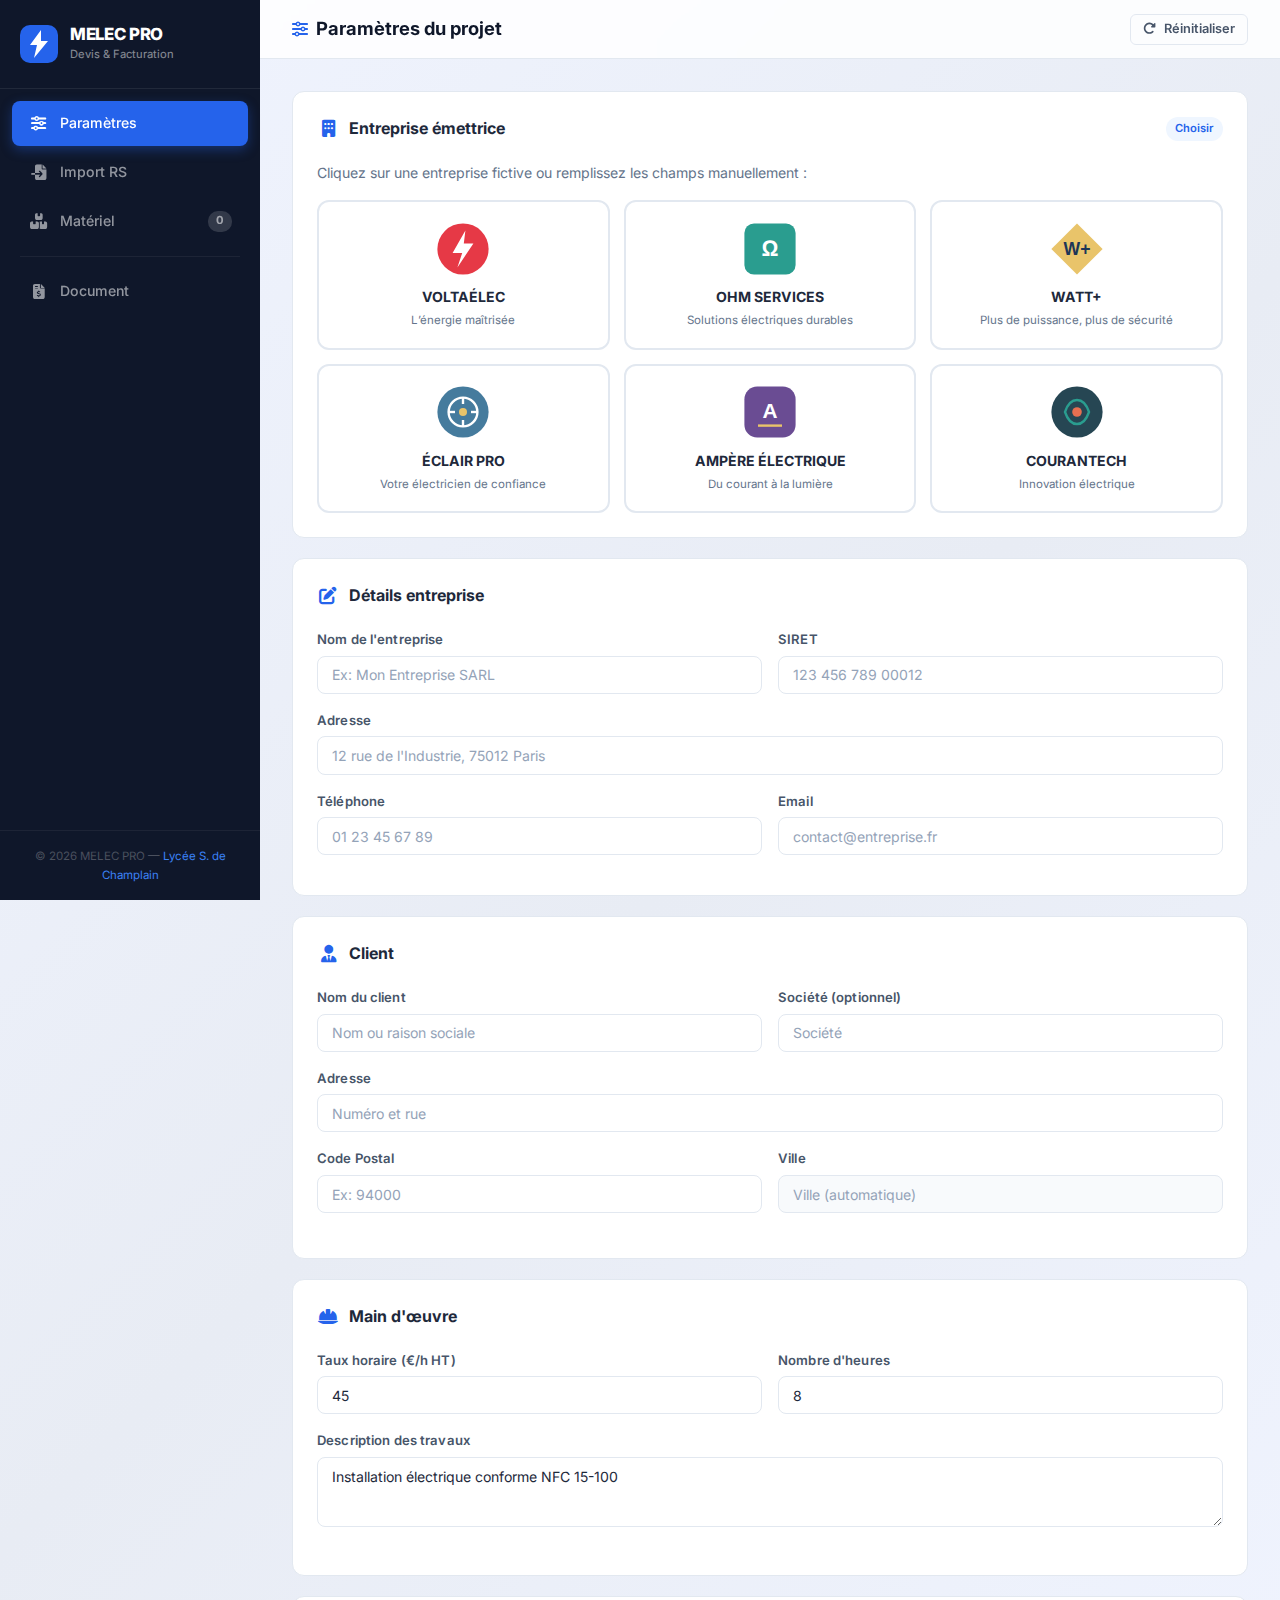
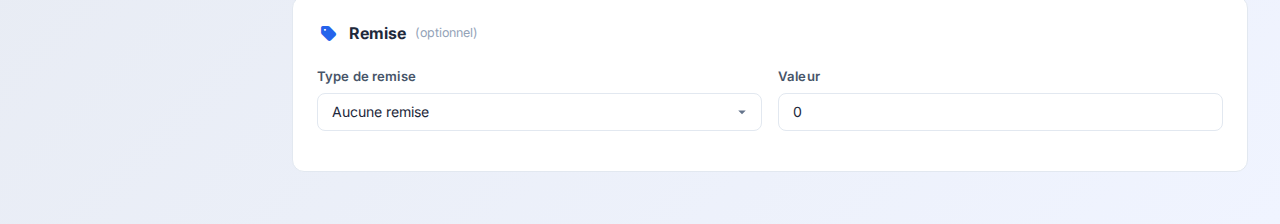
<file: index.html>
<!DOCTYPE html>
<html lang="fr">
<head>
<meta charset="UTF-8">
<meta name="viewport" content="width=device-width, initial-scale=1.0">
<title>MELEC PRO - Devis et Facturation</title>
<link href="https://cdnjs.cloudflare.com/ajax/libs/font-awesome/6.4.0/css/all.min.css" rel="stylesheet">
<link rel="stylesheet" href="style.css">
</head>
<body>
<div class="app">

<!-- SIDEBAR -->
<nav class="sidebar" id="sidebar">
<div class="sb-hdr">
<div class="sb-logo">
<svg width="38" height="38" viewBox="0 0 38 38"><rect width="38" height="38" rx="10" fill="#2563eb"/><path d="M21 5L10 20h7l-3 13 14-17h-7z" fill="#fff"/></svg>
<div><h1>MELEC PRO</h1><small>Devis &amp; Facturation</small></div>
</div>
</div>
<div class="sb-nav">
<div class="sb-item active" data-tab="params" onclick="switchTab('params')"><i class="fas fa-sliders-h"></i> Param&#232;tres</div>
<div class="sb-item" data-tab="import" onclick="switchTab('import')"><i class="fas fa-file-import"></i> Import RS</div>
<div class="sb-item" data-tab="materiel" onclick="switchTab('materiel')"><i class="fas fa-boxes-stacked"></i> Mat&#233;riel <span class="badge" id="bc">0</span></div>
<div class="sb-sep"></div>
<div class="sb-item" data-tab="document" onclick="switchTab('document')"><i class="fas fa-file-invoice-dollar"></i> Document</div>
</div>
<div class="sb-foot">&#169; 2026 MELEC PRO &mdash; <span>Lyc&#233;e S. de Champlain</span></div>
</nav>

<!-- MAIN CONTENT -->
<div class="content">
<div class="topbar">
<div class="topbar-title" id="topTitle"><i class="fas fa-sliders-h"></i> Param&#232;tres du projet</div>
<div class="topbar-actions">
<button class="btn btn-ghost btn-sm" onclick="resetAll()"><i class="fas fa-rotate-right"></i> R&#233;initialiser</button>
</div>
</div>
<div class="page">

<!-- ========== PARAMETRES ========== -->
<div class="pnl active" id="panel-params">
<div class="card">
<div class="card-header"><div class="ct"><i class="fas fa-building"></i> Entreprise &#233;mettrice</div><div class="ct-badge" style="font-size:.7rem;background:#eff6ff;color:#2563eb;padding:.2rem .6rem;border-radius:20px;font-weight:600">Choisir</div></div>
<p style="font-size:.88rem;color:#64748b;margin-bottom:1rem">Cliquez sur une entreprise fictive ou remplissez les champs manuellement :</p>
<div class="ent-grid" id="entGrid"></div>
</div>
<div class="card">
<div class="ct" style="margin-bottom:1.25rem"><i class="fas fa-pen-to-square"></i> D&#233;tails entreprise</div>
<div class="fr">
<div class="fg"><label>Nom de l'entreprise</label><input type="text" class="fc" id="pCo" placeholder="Ex: Mon Entreprise SARL"></div>
<div class="fg"><label>SIRET</label><input type="text" class="fc" id="pSi" placeholder="123 456 789 00012"></div>
</div>
<div class="fg"><label>Adresse</label><input type="text" class="fc" id="pAd" placeholder="12 rue de l'Industrie, 75012 Paris"></div>
<div class="fr">
<div class="fg"><label>T&#233;l&#233;phone</label><input type="text" class="fc" id="pPh" placeholder="01 23 45 67 89"></div>
<div class="fg"><label>Email</label><input type="email" class="fc" id="pEm" placeholder="contact@entreprise.fr"></div>
</div>
</div>
<div class="card">
<div class="ct" style="margin-bottom:1.25rem"><i class="fas fa-user-tie"></i> Client</div>
<div class="fr">
<div class="fg"><label>Nom du client</label><input type="text" class="fc" id="cNm" placeholder="Nom ou raison sociale"></div>
<div class="fg"><label>Soci&#233;t&#233; (optionnel)</label><input type="text" class="fc" id="cCo" placeholder="Soci&#233;t&#233;"></div>
</div>
<div class="fg"><label>Adresse</label><input type="text" class="fc" id="cAd" placeholder="Num&#233;ro et rue"></div>
<div class="fr">
<div class="fg"><label>Code Postal</label><input type="text" class="fc" id="cCp" placeholder="Ex: 94000" maxlength="5" oninput="lookupCP(this.value)"><div id="cpStatus" style="font-size:.78rem;margin-top:.3rem"></div></div>
<div class="fg"><label>Ville</label><input type="text" class="fc" id="cVi" placeholder="Ville (automatique)" readonly style="background:var(--g50)"></div>
</div>
</div>
<div class="card">
<div class="ct" style="margin-bottom:1.25rem"><i class="fas fa-helmet-safety"></i> Main d'&#339;uvre</div>
<div class="fr">
<div class="fg"><label>Taux horaire (&#8364;/h HT)</label><input type="number" class="fc" id="pHr" value="45" step="0.5" min="0"></div>
<div class="fg"><label>Nombre d'heures</label><input type="number" class="fc" id="pHs" value="8" step="0.5" min="0"></div>
</div>
<div class="fg"><label>Description des travaux</label><textarea class="fc" id="pWd" rows="2">Installation &#233;lectrique conforme NFC 15-100</textarea></div>
</div>
<div class="card">
<div class="ct" style="margin-bottom:1.25rem"><i class="fas fa-tag"></i> Remise <span style="font-size:.78rem;font-weight:400;color:var(--g400)">(optionnel)</span></div>
<div class="fr">
<div class="fg"><label>Type de remise</label><select class="fc" id="rTy"><option value="none">Aucune remise</option><option value="percent">Pourcentage (%)</option><option value="fixed">Montant fixe (&#8364;)</option></select></div>
<div class="fg"><label>Valeur</label><input type="number" class="fc" id="rVa" value="0" step="0.01" min="0"></div>
</div>
</div>
</div>

<!-- ========== IMPORT ========== -->
<div class="pnl" id="panel-import">
<div class="hs">
<h4><i class="fas fa-circle-info"></i> Comment exporter depuis RS Components ?</h4>
<ol>
<li>Allez sur <strong>fr.rs-online.com</strong> et ajoutez vos articles au panier</li>
<li>Ouvrez votre panier et cliquez sur <strong>&#171; Exporter la liste &#187;</strong></li>
<li>Enregistrez le fichier <strong>.csv</strong> sur votre ordinateur</li>
<li>Glissez-d&#233;posez le fichier ci-dessous ou cliquez pour le s&#233;lectionner</li>
</ol>
</div>
<div class="card">
<div class="ct" style="margin-bottom:1.25rem"><i class="fas fa-cloud-arrow-up"></i> Importer un fichier CSV</div>
<div class="dz" id="dropz" onclick="document.getElementById('csvF').click()">
<div class="dz-icon"><i class="fas fa-file-csv"></i></div>
<p class="mt">Glissez votre fichier ici ou <span>parcourir</span></p>
<p>Formats accept&#233;s : .csv, .txt</p>
<input type="file" id="csvF" accept=".csv,.txt" hidden onchange="handleFile(event)">
</div>
<div id="impRes" style="margin-top:1rem"></div>
</div>
<div class="card">
<div class="ct" style="margin-bottom:1.25rem"><i class="fas fa-circle-plus"></i> Ajout manuel</div>
<div class="fr">
<div class="fg"><label>R&#233;f&#233;rence RS</label><input type="text" class="fc" id="aRef" placeholder="Ex: 123-4567"></div>
<div class="fg"><label>D&#233;signation</label><input type="text" class="fc" id="aName" placeholder="Ex: Disjoncteur diff. 30mA"></div>
</div>
<div class="fr">
<div class="fg"><label>Prix unitaire HT (&#8364;)</label><input type="number" class="fc" id="aPrice" placeholder="0.00" step="0.01" min="0"></div>
<div class="fg"><label>Quantit&#233;</label><input type="number" class="fc" id="aQty" placeholder="1" min="1" value="1"></div>
</div>
<button class="btn btn-pri" onclick="addManual()"><i class="fas fa-plus"></i> Ajouter &#224; la liste</button>
</div>
</div>

<!-- ========== MATERIEL ========== -->
<div class="pnl" id="panel-materiel">
<div class="ab">
<div class="sbar" style="flex:1;min-width:220px"><i class="fas fa-magnifying-glass"></i><input type="text" placeholder="Rechercher un article..." oninput="filterM(this.value)"></div>
<button class="btn btn-ghost btn-sm" onclick="clearAll()"><i class="fas fa-trash-can"></i> Tout supprimer</button>
</div>
<div class="card" style="padding:0;overflow:hidden">
<div class="tc">
<table><thead><tr>
<th>R&#233;f. RS</th><th>D&#233;signation</th><th>Fabricant</th><th>Source</th>
<th style="text-align:center">Qt&#233;</th><th style="text-align:right">P.U. HT</th>
<th style="text-align:right">Total HT</th><th style="text-align:center;width:60px"></th>
</tr></thead><tbody id="tBody"></tbody></table>
</div>
<div id="emSt" class="es" style="padding:4rem 2rem">
<div class="es-icon"><i class="fas fa-box-open"></i></div>
<h3>Aucun mat&#233;riel</h3>
<p>Importez un CSV depuis RS Components ou ajoutez des articles manuellement</p>
</div>
</div>
<div class="sb" id="sumBox" style="display:none">
<div class="sr"><span class="lbl">Articles</span><span class="val" id="sArt">0</span></div>
<div class="sr"><span class="lbl">Total Mat&#233;riel HT</span><span class="val" id="sMat">0,00 &#8364;</span></div>
</div>
</div>

<!-- ========== DOCUMENT ========== -->
<div class="pnl" id="panel-document">
<div class="card np" id="docOptions">
<div class="ct" style="margin-bottom:1.25rem"><i class="fas fa-wand-magic-sparkles"></i> G&#233;n&#233;rer un document</div>
<div class="fr">
<div class="fg"><label>Type de document</label><select class="fc" id="pTy"><option value="devis">Devis simple (mat&#233;riel uniquement)</option><option value="devis-mo">Devis + Main d'&#339;uvre</option><option value="facture" selected>Facture compl&#232;te avec TVA</option></select></div>
<div class="fg"><label>Num&#233;ro</label><input type="text" class="fc" id="pNu" placeholder="G&#233;n&#233;r&#233; automatiquement"></div>
</div>
<div class="fr">
<div class="fg"><label>Date</label><input type="date" class="fc" id="pDa"></div>
<div class="fg"><label>Taux TVA</label><select class="fc" id="pTv"><option value="20" selected>20 % &#8212; taux normal</option><option value="10">10 % &#8212; taux interm&#233;diaire</option><option value="5.5">5,5 % &#8212; taux r&#233;duit</option><option value="0">0 % &#8212; exon&#233;r&#233;</option></select></div>
</div>
<div style="text-align:center;margin-top:1.5rem">
<button class="btn btn-pri btn-lg" onclick="genDoc()" style="min-width:260px"><i class="fas fa-bolt"></i> G&#233;n&#233;rer le document</button>
</div>
</div>
<div class="ab np" id="docActions" style="display:none">
<button class="btn btn-pri" onclick="window.print()"><i class="fas fa-print"></i> Imprimer / PDF</button>
<button class="btn btn-suc" onclick="expWord()"><i class="fas fa-file-word"></i> Export Word</button>
<div style="flex:1"></div>
<button class="btn btn-ghost" onclick="showDocOptions()"><i class="fas fa-arrow-left"></i> Nouveau document</button>
</div>
<div id="docC"></div>
</div>

</div>
</div>
</div>

<!-- MOBILE TOGGLE -->
<button class="mob-toggle" id="mobBtn" onclick="toggleSidebar()"><i class="fas fa-bars"></i></button>

<!-- Modal suppression -->
<div class="mov" id="mDel">
<div class="mod">
<h3><i class="fas fa-triangle-exclamation" style="color:var(--dan)"></i> Tout supprimer ?</h3>
<p>Cette action est irr&#233;versible. Tous les articles seront supprim&#233;s de la liste.</p>
<div class="moa"><button class="btn btn-ghost" onclick="closeMo('mDel')">Annuler</button><button class="btn btn-dan" onclick="doClear()">Supprimer tout</button></div>
</div>
</div>

<script src="app.js"></script>
</body>
</html>
</file>
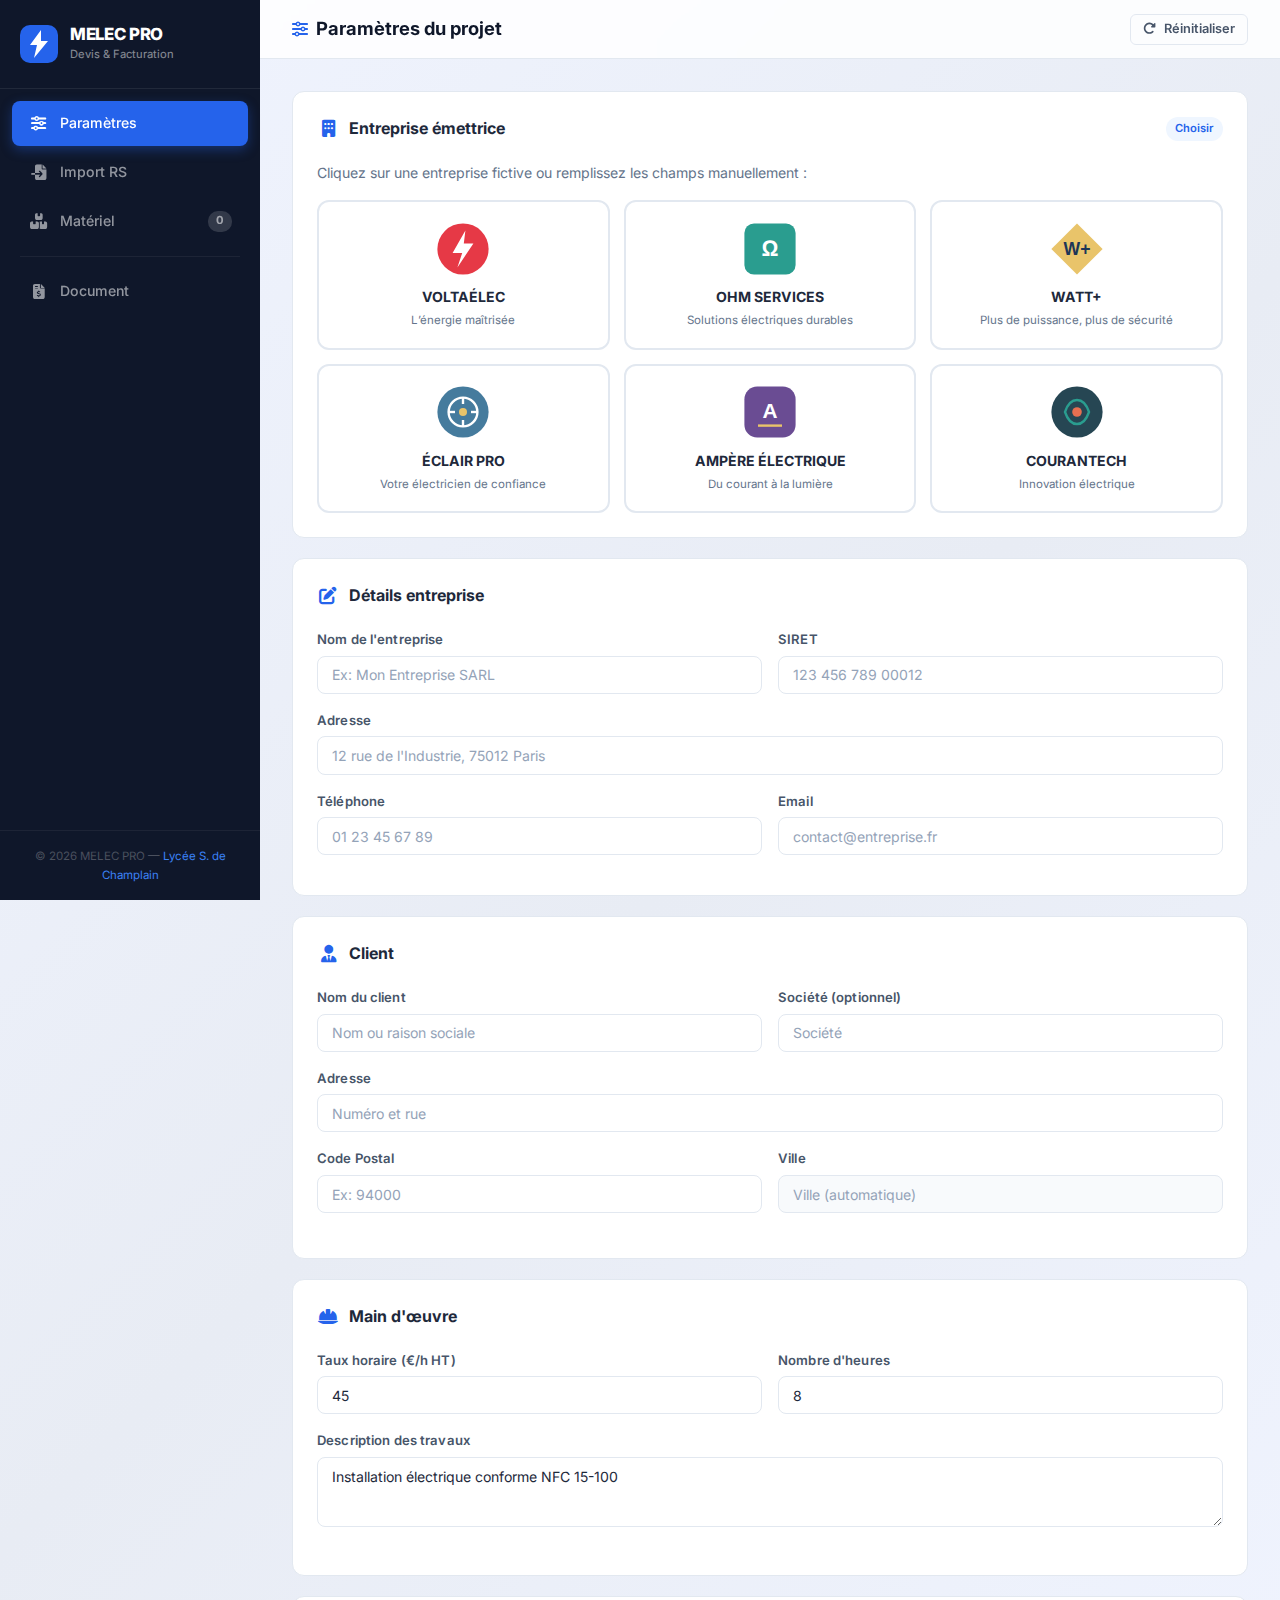
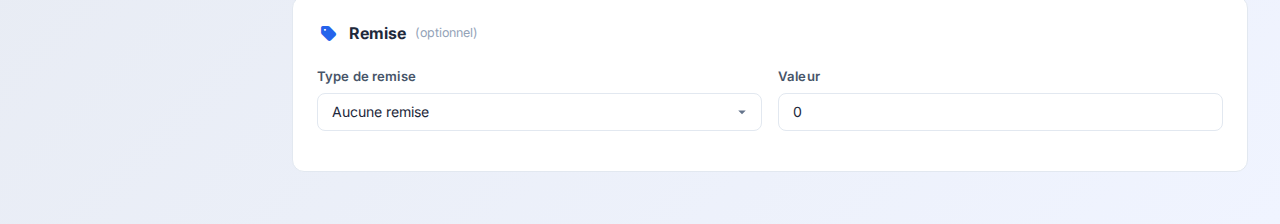
<file: melec-facture.html>
<!DOCTYPE html>
<html lang="fr">
<head>
<meta charset="UTF-8">
<meta name="viewport" content="width=device-width, initial-scale=1.0">
<title>MELEC PRO - Devis et Facturation</title>
<link href="https://cdnjs.cloudflare.com/ajax/libs/font-awesome/6.4.0/css/all.min.css" rel="stylesheet">
<style>
@import url('https://fonts.googleapis.com/css2?family=Inter:wght@400;500;600;700;800&display=swap');
:root{
  --pri:#2563eb;--pl:#3b82f6;--pd:#1d4ed8;--pri-bg:#eff6ff;--pri-ring:rgba(37,99,235,.15);
  --acc:#f59e0b;--acc-bg:#fffbeb;
  --suc:#059669;--suc-bg:#ecfdf5;--suc-ring:rgba(5,150,105,.12);
  --dan:#dc2626;--dan-bg:#fef2f2;--dan-ring:rgba(220,38,38,.12);
  --g0:#fff;--g50:#f8fafc;--g100:#f1f5f9;--g200:#e2e8f0;--g300:#cbd5e1;--g400:#94a3b8;--g500:#64748b;--g600:#475569;--g700:#334155;--g800:#1e293b;--g900:#0f172a;
  --r:12px;--r-sm:8px;--r-lg:16px;
  --sh-sm:0 1px 2px rgba(0,0,0,.05);--sh:0 1px 3px rgba(0,0,0,.08),0 1px 2px rgba(0,0,0,.04);--sh-md:0 4px 6px -1px rgba(0,0,0,.08),0 2px 4px -2px rgba(0,0,0,.04);--sh-lg:0 10px 15px -3px rgba(0,0,0,.08),0 4px 6px -4px rgba(0,0,0,.03);--sh-xl:0 20px 25px -5px rgba(0,0,0,.08),0 8px 10px -6px rgba(0,0,0,.03);
  --trans:all .2s cubic-bezier(.4,0,.2,1);
}
*{box-sizing:border-box;margin:0;padding:0}
body{font-family:'Inter',system-ui,-apple-system,sans-serif;background:linear-gradient(135deg,#f0f4ff 0%,#e8ecf4 50%,#f0f4ff 100%);color:var(--g800);line-height:1.6;min-height:100vh}

/* === SIDEBAR LAYOUT === */
.app{display:flex;min-height:100vh}
.sidebar{width:260px;background:var(--g900);color:#fff;display:flex;flex-direction:column;position:fixed;top:0;left:0;bottom:0;z-index:50;transition:transform .3s}
.sb-hdr{padding:1.5rem 1.25rem;border-bottom:1px solid rgba(255,255,255,.08)}
.sb-logo{display:flex;align-items:center;gap:.75rem}
.sb-logo svg{flex-shrink:0}
.sb-logo h1{font-size:1.05rem;font-weight:800;letter-spacing:-.02em;line-height:1.2}
.sb-logo small{font-size:.7rem;font-weight:400;opacity:.5;display:block;margin-top:2px}
.sb-nav{flex:1;padding:.75rem .75rem;display:flex;flex-direction:column;gap:4px}
.sb-item{display:flex;align-items:center;gap:.75rem;padding:.7rem 1rem;border-radius:var(--r-sm);cursor:pointer;font-weight:500;font-size:.88rem;color:rgba(255,255,255,.55);transition:var(--trans);position:relative;user-select:none}
.sb-item:hover{background:rgba(255,255,255,.06);color:rgba(255,255,255,.85)}
.sb-item.active{background:var(--pri);color:#fff;box-shadow:0 4px 12px rgba(37,99,235,.35)}
.sb-item i{width:20px;text-align:center;font-size:.95rem}
.sb-item .badge{margin-left:auto;background:rgba(255,255,255,.15);font-size:.7rem;padding:.1rem .5rem;border-radius:10px;font-weight:700;min-width:22px;text-align:center}
.sb-item.active .badge{background:rgba(255,255,255,.25)}
.sb-sep{height:1px;background:rgba(255,255,255,.06);margin:.5rem .5rem}
.sb-foot{padding:1rem 1.25rem;border-top:1px solid rgba(255,255,255,.06);font-size:.72rem;color:rgba(255,255,255,.25);text-align:center}
.sb-foot span{color:var(--pl)}

/* === MAIN AREA === */
.content{margin-left:260px;flex:1;min-height:100vh;display:flex;flex-direction:column}
.topbar{background:var(--g0);border-bottom:1px solid var(--g200);padding:.85rem 2rem;display:flex;align-items:center;justify-content:space-between;position:sticky;top:0;z-index:40;backdrop-filter:blur(8px);background:rgba(255,255,255,.85)}
.topbar-title{font-size:1.15rem;font-weight:700;color:var(--g900);display:flex;align-items:center;gap:.5rem}
.topbar-title i{color:var(--pri);font-size:1rem}
.topbar-actions{display:flex;gap:.5rem}
.page{flex:1;padding:2rem;max-width:1300px;width:100%}
.pnl{display:none;animation:fadeIn .3s ease}.pnl.active{display:block}
@keyframes fadeIn{from{opacity:0;transform:translateY(8px)}to{opacity:1;transform:translateY(0)}}

/* === CARDS === */
.card{background:var(--g0);border-radius:var(--r);border:1px solid var(--g200);padding:1.5rem;margin-bottom:1.25rem;transition:var(--trans)}
.card:hover{box-shadow:var(--sh-md)}
.card-header{display:flex;align-items:center;justify-content:space-between;margin-bottom:1.25rem}
.ct{font-size:1rem;font-weight:700;display:flex;align-items:center;gap:.6rem;color:var(--g800)}
.ct i{color:var(--pri);font-size:1.1rem;width:22px;text-align:center}
.ct .ct-badge{font-size:.7rem;background:var(--pri-bg);color:var(--pri);padding:.2rem .6rem;border-radius:20px;font-weight:600;margin-left:.3rem}

/* === BUTTONS === */
.btn{display:inline-flex;align-items:center;justify-content:center;gap:.5rem;padding:.55rem 1.15rem;border-radius:var(--r-sm);font-weight:600;font-size:.85rem;border:none;cursor:pointer;transition:var(--trans);font-family:inherit;line-height:1.4}
.btn-pri{background:var(--pri);color:#fff;box-shadow:0 1px 3px rgba(37,99,235,.3)}.btn-pri:hover{background:var(--pd);box-shadow:0 4px 12px rgba(37,99,235,.3);transform:translateY(-1px)}
.btn-suc{background:var(--suc);color:#fff;box-shadow:0 1px 3px rgba(5,150,105,.3)}.btn-suc:hover{background:#047857;transform:translateY(-1px)}
.btn-dan{background:var(--dan);color:#fff}.btn-dan:hover{background:#b91c1c}
.btn-acc{background:var(--acc);color:#fff}.btn-acc:hover{background:#d97706}
.btn-ghost{background:transparent;color:var(--g600);border:1px solid var(--g200)}.btn-ghost:hover{background:var(--g50);border-color:var(--g300);color:var(--g800)}
.btn-out{background:var(--g0);color:var(--pri);border:2px solid var(--pri)}.btn-out:hover{background:var(--pri);color:#fff}
.btn-sm{padding:.35rem .75rem;font-size:.8rem;border-radius:6px}.btn-lg{padding:.75rem 2rem;font-size:.95rem;border-radius:var(--r)}
.btn-icon{width:36px;height:36px;padding:0;border-radius:var(--r-sm);display:inline-flex;align-items:center;justify-content:center}

/* === FORMS === */
.fg{margin-bottom:1rem}
.fg label{display:block;font-weight:600;font-size:.82rem;margin-bottom:.35rem;color:var(--g600);letter-spacing:.01em}
.fc{width:100%;padding:.6rem .85rem;border:1.5px solid var(--g200);border-radius:var(--r-sm);font-size:.88rem;transition:var(--trans);font-family:inherit;background:var(--g0);color:var(--g800)}
.fc:focus{outline:none;border-color:var(--pri);box-shadow:0 0 0 3px var(--pri-ring)}
.fc::placeholder{color:var(--g400)}
select.fc{cursor:pointer;appearance:none;background-image:url("data:image/svg+xml,%3Csvg xmlns='http://www.w3.org/2000/svg' width='12' height='12' fill='%2364748b' viewBox='0 0 16 16'%3E%3Cpath d='M8 11L3 6h10z'/%3E%3C/svg%3E");background-repeat:no-repeat;background-position:right .8rem center;padding-right:2.2rem}
textarea.fc{resize:vertical;min-height:70px}
.fr{display:grid;grid-template-columns:1fr 1fr;gap:1rem}

/* === DROPZONE === */
.dz{border:2px dashed var(--g300);border-radius:var(--r-lg);padding:3rem 2rem;text-align:center;cursor:pointer;transition:var(--trans);background:var(--g50);position:relative}
.dz:hover{border-color:var(--pl);background:var(--pri-bg)}
.dz.over{border-color:var(--pri);background:var(--pri-bg);box-shadow:0 0 0 4px var(--pri-ring)}
.dz-icon{width:64px;height:64px;border-radius:50%;background:var(--pri-bg);display:flex;align-items:center;justify-content:center;margin:0 auto 1rem}
.dz-icon i{font-size:1.5rem;color:var(--pri)}
.dz .mt{font-weight:700;color:var(--g800);font-size:1.05rem;margin-bottom:.25rem}
.dz p{color:var(--g500);font-size:.88rem}
.dz .mt span{color:var(--pri);text-decoration:underline}

/* === TABLES === */
.tc{overflow-x:auto;border-radius:var(--r-sm);border:1px solid var(--g200)}
table{width:100%;border-collapse:collapse;font-size:.85rem}
thead{background:var(--g50)}
th{padding:.65rem .85rem;text-align:left;font-weight:600;color:var(--g600);font-size:.78rem;text-transform:uppercase;letter-spacing:.04em;border-bottom:2px solid var(--g200)}
td{padding:.6rem .85rem;border-bottom:1px solid var(--g100);vertical-align:middle}
tbody tr{transition:var(--trans)}tbody tr:hover{background:var(--pri-bg)}
tbody tr:last-child td{border-bottom:none}
.qi{width:60px;padding:.3rem;border:1.5px solid var(--g200);border-radius:6px;text-align:center;font-weight:600;font-family:inherit;font-size:.85rem;transition:var(--trans)}
.qi:focus{border-color:var(--pri);outline:none;box-shadow:0 0 0 3px var(--pri-ring)}
.price{font-weight:700;color:var(--pri)}
.rb{background:var(--g100);padding:.2rem .55rem;border-radius:5px;font-family:'SF Mono',SFMono-Regular,Consolas,monospace;font-size:.78rem;color:var(--g600);font-weight:500}

/* === SUMMARY BOX === */
.sb{background:linear-gradient(135deg,var(--g900) 0%,#1e3a5f 100%);color:#fff;border-radius:var(--r);padding:1.5rem;box-shadow:var(--sh-lg)}
.sr{display:flex;justify-content:space-between;padding:.45rem 0;font-size:.95rem}
.sr .lbl{opacity:.7;font-weight:400}
.sr .val{font-weight:600}

/* === DOCUMENT PREVIEW === */
.dp{background:var(--g0);border:1px solid var(--g200);border-radius:var(--r);padding:2.5rem;max-width:850px;margin:0 auto;box-shadow:var(--sh-xl)}
.dh{display:flex;justify-content:space-between;margin-bottom:2rem;padding-bottom:1.5rem;border-bottom:3px solid var(--pri)}
.dco{display:flex;align-items:center;gap:1rem}.dco .logo-svg{width:56px;height:56px;flex-shrink:0}
.dco .info h2{color:var(--pri);font-size:1.15rem;font-weight:800;line-height:1.2}.dco .info p{font-size:.82rem;color:var(--g500);margin:1px 0}
.dty{text-align:right}.dty h3{font-size:1.4rem;color:var(--pd);text-transform:uppercase;letter-spacing:.06em;font-weight:800}
.dty .dn{font-size:.88rem;color:var(--g500);font-weight:500}.dty .dd{font-size:.82rem;color:var(--g400)}
.dcb{background:var(--g50);border-radius:var(--r-sm);padding:1rem 1.25rem;margin-bottom:1.5rem;border-left:4px solid var(--pri)}
.dcb h4{font-size:.75rem;text-transform:uppercase;color:var(--g400);margin-bottom:.3rem;letter-spacing:.05em;font-weight:600}
.dtb{width:100%;border-collapse:collapse;margin-bottom:1.5rem;border-radius:var(--r-sm);overflow:hidden}
.dtb th{background:var(--pri);color:#fff;padding:.6rem .85rem;font-size:.78rem;text-transform:uppercase;text-align:left;font-weight:600;letter-spacing:.03em}
.dtb td{padding:.55rem .85rem;border-bottom:1px solid var(--g200);font-size:.84rem}
.dtb tbody tr:nth-child(even){background:var(--g50)}
.dtb tbody tr:last-child td{border-bottom:none}
.tots{margin-left:auto;width:280px}
.tots .rw{display:flex;justify-content:space-between;padding:.4rem 0;font-size:.88rem;color:var(--g700)}
.tots .rw.grand{border-top:2px solid var(--g800);font-weight:800;font-size:1.1rem;padding-top:.7rem;margin-top:.4rem;color:var(--g900)}
.df{margin-top:2rem;padding-top:1rem;border-top:1px solid var(--g200);font-size:.78rem;color:var(--g400);text-align:center}

/* === EMPTY STATE === */
.es{text-align:center;padding:3rem 2rem;color:var(--g400)}
.es-icon{width:80px;height:80px;border-radius:50%;background:var(--g100);display:flex;align-items:center;justify-content:center;margin:0 auto 1.25rem}
.es-icon i{font-size:2rem;color:var(--g400)}
.es h3{font-size:1.1rem;font-weight:600;color:var(--g600);margin-bottom:.3rem}
.es p{font-size:.88rem;color:var(--g400);max-width:350px;margin:0 auto}

/* === ALERTS === */
.alert{padding:.75rem 1rem;border-radius:var(--r-sm);font-size:.88rem;display:flex;align-items:center;gap:.6rem;font-weight:500}
.al-i{background:var(--pri-bg);color:var(--pd);border:1px solid #bfdbfe}
.al-s{background:var(--suc-bg);color:#065f46;border:1px solid #a7f3d0}
.al-w{background:var(--acc-bg);color:#92400e;border:1px solid #fde68a}

/* === ACTION BAR === */
.ab{display:flex;gap:.6rem;flex-wrap:wrap;margin-bottom:1.25rem;align-items:center}

/* === SEARCH BAR === */
.sbar{position:relative}
.sbar input{width:100%;padding:.6rem .85rem .6rem 2.5rem;border:1.5px solid var(--g200);border-radius:var(--r-sm);font-size:.88rem;font-family:inherit;transition:var(--trans);background:var(--g0)}
.sbar input:focus{border-color:var(--pri);outline:none;box-shadow:0 0 0 3px var(--pri-ring)}
.sbar>i{position:absolute;left:.85rem;top:50%;transform:translateY(-50%);color:var(--g400);font-size:.88rem}

/* === HELP SECTION === */
.hs{background:var(--acc-bg);border:1px solid #fde68a;border-radius:var(--r);padding:1.25rem 1.5rem;margin-bottom:1.25rem}
.hs h4{color:#92400e;margin-bottom:.5rem;display:flex;align-items:center;gap:.5rem;font-size:.92rem}
.hs ol{padding-left:1.4rem;font-size:.88rem;color:#78350f}.hs li{margin-bottom:.3rem}

/* === TAGS === */
.tag{display:inline-flex;align-items:center;padding:.2rem .6rem;border-radius:20px;font-size:.72rem;font-weight:600;letter-spacing:.02em}
.tag-rs{background:#fee2e2;color:#dc2626}.tag-m{background:var(--pri-bg);color:var(--pri)}

/* === ENTERPRISE GRID === */
.ent-grid{display:grid;grid-template-columns:repeat(3,1fr);gap:.85rem}
.ent-card{border:2px solid var(--g200);border-radius:var(--r);padding:1.15rem .75rem;cursor:pointer;transition:var(--trans);text-align:center;background:var(--g0)}
.ent-card:hover{border-color:var(--pl);background:var(--pri-bg);transform:translateY(-2px);box-shadow:var(--sh-md)}
.ent-card.sel{border-color:var(--pri);background:var(--pri-bg);box-shadow:0 0 0 3px var(--pri-ring)}
.ent-card .logo-svg{width:56px;height:56px;margin:0 auto .6rem}
.ent-card h3{font-size:.88rem;color:var(--g800);font-weight:700;margin-bottom:.15rem}
.ent-card p{font-size:.72rem;color:var(--g500);font-weight:400}

/* === MODALS === */
.mov{display:none;position:fixed;top:0;left:0;right:0;bottom:0;background:rgba(15,23,42,.5);z-index:200;justify-content:center;align-items:center;backdrop-filter:blur(4px)}
.mov.active{display:flex}
.mod{background:var(--g0);border-radius:var(--r-lg);padding:2rem;width:90%;max-width:480px;box-shadow:var(--sh-xl);animation:modalIn .25s ease}
@keyframes modalIn{from{opacity:0;transform:scale(.95)}to{opacity:1;transform:scale(1)}}
.mod h3{margin-bottom:.5rem;font-size:1.05rem;display:flex;align-items:center;gap:.5rem}
.mod p{color:var(--g500);font-size:.9rem}
.moa{display:flex;gap:.5rem;justify-content:flex-end;margin-top:1.5rem}

/* === MOBILE TOGGLE === */
.mob-toggle{display:none;position:fixed;bottom:1.5rem;right:1.5rem;width:52px;height:52px;border-radius:50%;background:var(--pri);color:#fff;border:none;font-size:1.2rem;box-shadow:0 4px 15px rgba(37,99,235,.4);z-index:60;cursor:pointer}

/* === PRINT === */
@media print{
  @page{size:A4;margin:15mm}
  body{background:#fff!important;-webkit-print-color-adjust:exact!important;print-color-adjust:exact!important}
  .sidebar,.topbar,.ab,.btn,.np,.mov,.mob-toggle,#docOptions{display:none!important}
  .content{margin-left:0!important}
  .page{padding:0!important;max-width:100%!important}
  #panel-document{display:block!important}
  .dp{box-shadow:none!important;border:none!important;padding:0!important;max-width:100%!important}
  .dh{display:flex!important;border-bottom:3px solid #2563eb!important}
  .dco .logo-svg{width:50px!important;height:50px!important}
  .dtb th{background:#2563eb!important;color:#fff!important;-webkit-print-color-adjust:exact!important;print-color-adjust:exact!important}
  .dtb tr:nth-child(even){background:#f8fafc!important;-webkit-print-color-adjust:exact!important}
  .dcb{background:#f8fafc!important;border-left:4px solid #2563eb!important;-webkit-print-color-adjust:exact!important}
  .tots .rw.grand{border-top:2px solid #1e293b!important}
  table{page-break-inside:auto}tr{page-break-inside:avoid}
}

/* === RESPONSIVE === */
@media(max-width:900px){
  .sidebar{transform:translateX(-100%)}
  .sidebar.open{transform:translateX(0)}
  .content{margin-left:0}
  .mob-toggle{display:flex;align-items:center;justify-content:center}
  .ent-grid{grid-template-columns:repeat(2,1fr)}
  .fr{grid-template-columns:1fr}
  .page{padding:1rem}
  .dh{flex-direction:column;gap:1rem}.dty{text-align:left}
  .tots{width:100%}
  .dp{padding:1.5rem}
}

</style>
</head>
<body>
<div class="app">

<!-- SIDEBAR -->
<nav class="sidebar" id="sidebar">
<div class="sb-hdr">
<div class="sb-logo">
<svg width="38" height="38" viewBox="0 0 38 38"><rect width="38" height="38" rx="10" fill="#2563eb"/><path d="M21 5L10 20h7l-3 13 14-17h-7z" fill="#fff"/></svg>
<div><h1>MELEC PRO</h1><small>Devis &amp; Facturation</small></div>
</div>
</div>
<div class="sb-nav">
<div class="sb-item active" data-tab="params" onclick="switchTab('params')"><i class="fas fa-sliders-h"></i> Param&#232;tres</div>
<div class="sb-item" data-tab="import" onclick="switchTab('import')"><i class="fas fa-file-import"></i> Import RS</div>
<div class="sb-item" data-tab="materiel" onclick="switchTab('materiel')"><i class="fas fa-boxes-stacked"></i> Mat&#233;riel <span class="badge" id="bc">0</span></div>
<div class="sb-sep"></div>
<div class="sb-item" data-tab="document" onclick="switchTab('document')"><i class="fas fa-file-invoice-dollar"></i> Document</div>
</div>
<div class="sb-foot">&#169; 2026 MELEC PRO &mdash; <span>Lyc&#233;e S. de Champlain</span></div>
</nav>

<!-- MAIN CONTENT -->
<div class="content">
<div class="topbar">
<div class="topbar-title" id="topTitle"><i class="fas fa-sliders-h"></i> Param&#232;tres du projet</div>
<div class="topbar-actions">
<button class="btn btn-ghost btn-sm" onclick="resetAll()"><i class="fas fa-rotate-right"></i> R&#233;initialiser</button>
</div>
</div>
<div class="page">

<!-- ========== PARAMETRES ========== -->
<div class="pnl active" id="panel-params">
<div class="card">
<div class="card-header"><div class="ct"><i class="fas fa-building"></i> Entreprise &#233;mettrice</div><div class="ct-badge" style="font-size:.7rem;background:#eff6ff;color:#2563eb;padding:.2rem .6rem;border-radius:20px;font-weight:600">Choisir</div></div>
<p style="font-size:.88rem;color:#64748b;margin-bottom:1rem">Cliquez sur une entreprise fictive ou remplissez les champs manuellement :</p>
<div class="ent-grid" id="entGrid"></div>
</div>
<div class="card">
<div class="ct" style="margin-bottom:1.25rem"><i class="fas fa-pen-to-square"></i> D&#233;tails entreprise</div>
<div class="fr">
<div class="fg"><label>Nom de l'entreprise</label><input type="text" class="fc" id="pCo" placeholder="Ex: Mon Entreprise SARL"></div>
<div class="fg"><label>SIRET</label><input type="text" class="fc" id="pSi" placeholder="123 456 789 00012"></div>
</div>
<div class="fg"><label>Adresse</label><input type="text" class="fc" id="pAd" placeholder="12 rue de l'Industrie, 75012 Paris"></div>
<div class="fr">
<div class="fg"><label>T&#233;l&#233;phone</label><input type="text" class="fc" id="pPh" placeholder="01 23 45 67 89"></div>
<div class="fg"><label>Email</label><input type="email" class="fc" id="pEm" placeholder="contact@entreprise.fr"></div>
</div>
</div>
<div class="card">
<div class="ct" style="margin-bottom:1.25rem"><i class="fas fa-user-tie"></i> Client</div>
<div class="fr">
<div class="fg"><label>Nom du client</label><input type="text" class="fc" id="cNm" placeholder="Nom ou raison sociale"></div>
<div class="fg"><label>Soci&#233;t&#233; (optionnel)</label><input type="text" class="fc" id="cCo" placeholder="Soci&#233;t&#233;"></div>
</div>
<div class="fg"><label>Adresse</label><input type="text" class="fc" id="cAd" placeholder="Num&#233;ro et rue"></div>
<div class="fr">
<div class="fg"><label>Code Postal</label><input type="text" class="fc" id="cCp" placeholder="Ex: 94000" maxlength="5" oninput="lookupCP(this.value)"><div id="cpStatus" style="font-size:.78rem;margin-top:.3rem"></div></div>
<div class="fg"><label>Ville</label><input type="text" class="fc" id="cVi" placeholder="Ville (automatique)" readonly style="background:var(--g50)"></div>
</div>
</div>
<div class="card">
<div class="ct" style="margin-bottom:1.25rem"><i class="fas fa-helmet-safety"></i> Main d'&#339;uvre</div>
<div class="fr">
<div class="fg"><label>Taux horaire (&#8364;/h HT)</label><input type="number" class="fc" id="pHr" value="45" step="0.5" min="0"></div>
<div class="fg"><label>Nombre d'heures</label><input type="number" class="fc" id="pHs" value="8" step="0.5" min="0"></div>
</div>
<div class="fg"><label>Description des travaux</label><textarea class="fc" id="pWd" rows="2">Installation &#233;lectrique conforme NFC 15-100</textarea></div>
</div>
<div class="card">
<div class="ct" style="margin-bottom:1.25rem"><i class="fas fa-tag"></i> Remise <span style="font-size:.78rem;font-weight:400;color:var(--g400)">(optionnel)</span></div>
<div class="fr">
<div class="fg"><label>Type de remise</label><select class="fc" id="rTy"><option value="none">Aucune remise</option><option value="percent">Pourcentage (%)</option><option value="fixed">Montant fixe (&#8364;)</option></select></div>
<div class="fg"><label>Valeur</label><input type="number" class="fc" id="rVa" value="0" step="0.01" min="0"></div>
</div>
</div>
</div>

<!-- ========== IMPORT ========== -->
<div class="pnl" id="panel-import">
<div class="hs">
<h4><i class="fas fa-circle-info"></i> Comment exporter depuis RS Components ?</h4>
<ol>
<li>Allez sur <strong>fr.rs-online.com</strong> et ajoutez vos articles au panier</li>
<li>Ouvrez votre panier et cliquez sur <strong>&#171; Exporter la liste &#187;</strong></li>
<li>Enregistrez le fichier <strong>.csv</strong> sur votre ordinateur</li>
<li>Glissez-d&#233;posez le fichier ci-dessous ou cliquez pour le s&#233;lectionner</li>
</ol>
</div>
<div class="card">
<div class="ct" style="margin-bottom:1.25rem"><i class="fas fa-cloud-arrow-up"></i> Importer un fichier CSV</div>
<div class="dz" id="dropz" onclick="document.getElementById('csvF').click()">
<div class="dz-icon"><i class="fas fa-file-csv"></i></div>
<p class="mt">Glissez votre fichier ici ou <span>parcourir</span></p>
<p>Formats accept&#233;s : .csv, .txt</p>
<input type="file" id="csvF" accept=".csv,.txt" hidden onchange="handleFile(event)">
</div>
<div id="impRes" style="margin-top:1rem"></div>
</div>
<div class="card">
<div class="ct" style="margin-bottom:1.25rem"><i class="fas fa-circle-plus"></i> Ajout manuel</div>
<div class="fr">
<div class="fg"><label>R&#233;f&#233;rence RS</label><input type="text" class="fc" id="aRef" placeholder="Ex: 123-4567"></div>
<div class="fg"><label>D&#233;signation</label><input type="text" class="fc" id="aName" placeholder="Ex: Disjoncteur diff. 30mA"></div>
</div>
<div class="fr">
<div class="fg"><label>Prix unitaire HT (&#8364;)</label><input type="number" class="fc" id="aPrice" placeholder="0.00" step="0.01" min="0"></div>
<div class="fg"><label>Quantit&#233;</label><input type="number" class="fc" id="aQty" placeholder="1" min="1" value="1"></div>
</div>
<button class="btn btn-pri" onclick="addManual()"><i class="fas fa-plus"></i> Ajouter &#224; la liste</button>
</div>
</div>

<!-- ========== MATERIEL ========== -->
<div class="pnl" id="panel-materiel">
<div class="ab">
<div class="sbar" style="flex:1;min-width:220px"><i class="fas fa-magnifying-glass"></i><input type="text" placeholder="Rechercher un article..." oninput="filterM(this.value)"></div>
<button class="btn btn-ghost btn-sm" onclick="clearAll()"><i class="fas fa-trash-can"></i> Tout supprimer</button>
</div>
<div class="card" style="padding:0;overflow:hidden">
<div class="tc">
<table><thead><tr>
<th>R&#233;f. RS</th><th>D&#233;signation</th><th>Fabricant</th><th>Source</th>
<th style="text-align:center">Qt&#233;</th><th style="text-align:right">P.U. HT</th>
<th style="text-align:right">Total HT</th><th style="text-align:center;width:60px"></th>
</tr></thead><tbody id="tBody"></tbody></table>
</div>
<div id="emSt" class="es" style="padding:4rem 2rem">
<div class="es-icon"><i class="fas fa-box-open"></i></div>
<h3>Aucun mat&#233;riel</h3>
<p>Importez un CSV depuis RS Components ou ajoutez des articles manuellement</p>
</div>
</div>
<div class="sb" id="sumBox" style="display:none">
<div class="sr"><span class="lbl">Articles</span><span class="val" id="sArt">0</span></div>
<div class="sr"><span class="lbl">Total Mat&#233;riel HT</span><span class="val" id="sMat">0,00 &#8364;</span></div>
</div>
</div>

<!-- ========== DOCUMENT ========== -->
<div class="pnl" id="panel-document">
<div class="card np" id="docOptions">
<div class="ct" style="margin-bottom:1.25rem"><i class="fas fa-wand-magic-sparkles"></i> G&#233;n&#233;rer un document</div>
<div class="fr">
<div class="fg"><label>Type de document</label><select class="fc" id="pTy"><option value="devis">Devis simple (mat&#233;riel uniquement)</option><option value="devis-mo">Devis + Main d'&#339;uvre</option><option value="facture" selected>Facture compl&#232;te avec TVA</option></select></div>
<div class="fg"><label>Num&#233;ro</label><input type="text" class="fc" id="pNu" placeholder="G&#233;n&#233;r&#233; automatiquement"></div>
</div>
<div class="fr">
<div class="fg"><label>Date</label><input type="date" class="fc" id="pDa"></div>
<div class="fg"><label>Taux TVA</label><select class="fc" id="pTv"><option value="20" selected>20 % &#8212; taux normal</option><option value="10">10 % &#8212; taux interm&#233;diaire</option><option value="5.5">5,5 % &#8212; taux r&#233;duit</option><option value="0">0 % &#8212; exon&#233;r&#233;</option></select></div>
</div>
<div style="text-align:center;margin-top:1.5rem">
<button class="btn btn-pri btn-lg" onclick="genDoc()" style="min-width:260px"><i class="fas fa-bolt"></i> G&#233;n&#233;rer le document</button>
</div>
</div>
<div class="ab np" id="docActions" style="display:none">
<button class="btn btn-pri" onclick="window.print()"><i class="fas fa-print"></i> Imprimer / PDF</button>
<button class="btn btn-suc" onclick="expWord()"><i class="fas fa-file-word"></i> Export Word</button>
<div style="flex:1"></div>
<button class="btn btn-ghost" onclick="showDocOptions()"><i class="fas fa-arrow-left"></i> Nouveau document</button>
</div>
<div id="docC"></div>
</div>

</div>
</div>
</div>

<!-- MOBILE TOGGLE -->
<button class="mob-toggle" id="mobBtn" onclick="toggleSidebar()"><i class="fas fa-bars"></i></button>

<!-- Modal suppression -->
<div class="mov" id="mDel">
<div class="mod">
<h3><i class="fas fa-triangle-exclamation" style="color:var(--dan)"></i> Tout supprimer ?</h3>
<p>Cette action est irr&#233;versible. Tous les articles seront supprim&#233;s de la liste.</p>
<div class="moa"><button class="btn btn-ghost" onclick="closeMo('mDel')">Annuler</button><button class="btn btn-dan" onclick="doClear()">Supprimer tout</button></div>
</div>
</div>

<script>
// === 6 ENTREPRISES FICTIVES AVEC LOGOS SVG ===
var ENTREPRISES = [
  {
    id:'voltaelec', name:'VOLTA\u00c9LEC', slogan:'L\u2019\u00e9nergie ma\u00eetris\u00e9e',
    address:'12 rue Amp\u00e8re, 94000 Cr\u00e9teil', phone:'01 48 99 12 34', email:'contact@voltaelec.fr',
    siret:'412 345 678 00012', color:'#e63946',
    logo:'<svg viewBox="0 0 70 70"><circle cx="35" cy="35" r="32" fill="#e63946"/><path d="M38 12L22 40h12L28 58l20-30H36z" fill="#fff"/></svg>'
  },
  {
    id:'ohmservices', name:'OHM SERVICES', slogan:'Solutions \u00e9lectriques durables',
    address:'8 avenue Faraday, 77100 Meaux', phone:'01 60 25 67 89', email:'info@ohmservices.fr',
    siret:'523 456 789 00023', color:'#2a9d8f',
    logo:'<svg viewBox="0 0 70 70"><rect x="3" y="3" width="64" height="64" rx="12" fill="#2a9d8f"/><text x="35" y="44" font-family="Arial" font-size="28" font-weight="bold" fill="#fff" text-anchor="middle">\u2126</text></svg>'
  },
  {
    id:'wattplus', name:'WATT+', slogan:'Plus de puissance, plus de s\u00e9curit\u00e9',
    address:'25 bd Tesla, 93200 Saint-Denis', phone:'01 42 35 78 90', email:'devis@wattplus.fr',
    siret:'634 567 890 00034', color:'#e9c46a',
    logo:'<svg viewBox="0 0 70 70"><polygon points="35,3 67,35 35,67 3,35" fill="#e9c46a"/><text x="35" y="42" font-family="Arial" font-size="22" font-weight="bold" fill="#1d3557" text-anchor="middle">W+</text></svg>'
  },
  {
    id:'eclairpro', name:'\u00c9CLAIR PRO', slogan:'Votre \u00e9lectricien de confiance',
    address:'3 rue Volta, 91000 \u00c9vry', phone:'01 69 88 45 12', email:'contact@eclairpro.fr',
    siret:'745 678 901 00045', color:'#457b9d',
    logo:'<svg viewBox="0 0 70 70"><circle cx="35" cy="35" r="32" fill="#457b9d"/><circle cx="35" cy="35" r="18" fill="none" stroke="#fff" stroke-width="3"/><line x1="35" y1="17" x2="35" y2="25" stroke="#fff" stroke-width="3"/><line x1="35" y1="45" x2="35" y2="53" stroke="#fff" stroke-width="3"/><line x1="17" y1="35" x2="25" y2="35" stroke="#fff" stroke-width="3"/><line x1="45" y1="35" x2="53" y2="35" stroke="#fff" stroke-width="3"/><circle cx="35" cy="35" r="5" fill="#e9c46a"/></svg>'
  },
  {
    id:'ampereelec', name:'AMP\u00c8RE \u00c9LECTRIQUE', slogan:'Du courant \u00e0 la lumi\u00e8re',
    address:'17 rue Edison, 78000 Versailles', phone:'01 39 50 23 67', email:'pro@ampere-elec.fr',
    siret:'856 789 012 00056', color:'#6a4c93',
    logo:'<svg viewBox="0 0 70 70"><rect x="3" y="3" width="64" height="64" rx="16" fill="#6a4c93"/><text x="35" y="42" font-family="Arial" font-size="26" font-weight="bold" fill="#fff" text-anchor="middle">A</text><line x1="20" y1="52" x2="50" y2="52" stroke="#e9c46a" stroke-width="3"/></svg>'
  },
  {
    id:'courantech', name:'COURANTECH', slogan:'Innovation \u00e9lectrique',
    address:'42 rue Coulomb, 95100 Argenteuil', phone:'01 34 11 89 56', email:'hello@courantech.fr',
    siret:'967 890 123 00067', color:'#264653',
    logo:'<svg viewBox="0 0 70 70"><circle cx="35" cy="35" r="32" fill="#264653"/><path d="M20 35 Q25 20 35 20 Q45 20 50 35 Q45 50 35 50 Q25 50 20 35Z" fill="none" stroke="#2a9d8f" stroke-width="3"/><circle cx="35" cy="35" r="6" fill="#e76f51"/></svg>'
  }
];

var items=[], filt=null, docOk=false, selEnt=null;

var TAB_TITLES={
  params:'<i class="fas fa-sliders-h"></i> Param\u00e8tres du projet',
  import:'<i class="fas fa-file-import"></i> Import RS Components',
  materiel:'<i class="fas fa-boxes-stacked"></i> Liste de mat\u00e9riel',
  document:'<i class="fas fa-file-invoice-dollar"></i> Document'
};

function switchTab(n){
  document.querySelectorAll('.sb-item').forEach(function(t){t.classList.remove('active')});
  document.querySelectorAll('.pnl').forEach(function(p){p.classList.remove('active')});
  var item=document.querySelector('[data-tab="'+n+'"]');
  if(item) item.classList.add('active');
  document.getElementById('panel-'+n).classList.add('active');
  document.getElementById('topTitle').innerHTML=TAB_TITLES[n]||'';
  if(n==='materiel') renderT();
  // Close sidebar on mobile
  document.getElementById('sidebar').classList.remove('open');
}

function toggleSidebar(){
  document.getElementById('sidebar').classList.toggle('open');
}

// === CSV PARSING (RS Components format) ===
function handleFile(e){
  var f=e.target.files[0]; if(!f) return;
  var r=new FileReader();
  r.onload=function(ev){ parseCSV(ev.target.result) };
  r.readAsText(f,'UTF-8');
}

function setupDZ(){
  var dz=document.getElementById('dropz');
  dz.addEventListener('dragover',function(e){e.preventDefault();dz.classList.add('over')});
  dz.addEventListener('dragleave',function(){dz.classList.remove('over')});
  dz.addEventListener('drop',function(e){
    e.preventDefault();dz.classList.remove('over');
    var f=e.dataTransfer.files[0];
    if(f){var r=new FileReader();r.onload=function(ev){parseCSV(ev.target.result)};r.readAsText(f,'UTF-8')}
  });
}

function parseCSV(text){
  var lines=text.split(/\r?\n/).filter(function(l){return l.trim()});
  if(lines.length<2){showIR('w','Fichier vide ou invalide.');return}
  var fl=lines[0];
  var d=fl.indexOf('\t')>=0?'\t':(fl.split(';').length>fl.split(',').length?';':',');
  var hdrs=pLine(fl,d).map(function(h){return h.trim().toLowerCase().replace(/^\ufeff/,'')});
  var cm=detCols(hdrs);
  var imp=0, skip=0;
  for(var i=1;i<lines.length;i++){
    var v=pLine(lines[i],d);
    if(v.length<2){skip++;continue}
    var ref=cm.ref>=0?(v[cm.ref]||'').trim().replace(/^"|"$/g,''):'';
    var nm=cm.name>=0?(v[cm.name]||'').trim().replace(/^"|"$/g,''):'';
    var pr=cm.price>=0?pPr(v[cm.price]):0;
    var qt=cm.qty>=0?(parseInt(v[cm.qty].replace(/"/g,''))||1):1;
    var mfr=cm.mfr>=0?(v[cm.mfr]||'').trim().replace(/^"|"$/g,''):'';
    if(!nm&&!ref){skip++;continue}
    items.push({id:gid(),ref:ref||'-',name:nm||'Article',price:pr,qty:qt,mfr:mfr,src:'rs'});
    imp++;
  }
  updB();
  showIR('s','<strong>'+imp+' article(s)</strong> import\u00e9(s) avec succ\u00e8s !'+(skip>0?' ('+skip+' ligne(s) ignor\u00e9e(s))':''));
}

function pLine(l,d){
  var r=[],c='',q=false;
  for(var i=0;i<l.length;i++){
    if(l[i]==='"') q=!q;
    else if(l[i]===d&&!q){r.push(c);c=''}
    else c+=l[i];
  }
  r.push(c);return r;
}

function detCols(h){
  var m={ref:-1,name:-1,price:-1,qty:-1,mfr:-1};
  h.forEach(function(x,i){
    var s=x.replace(/['"]/g,'').trim();
    if(m.ref<0&&(/stock\s*no|r[eé]f|ref|sku|num|part\b/i.test(s)))m.ref=i;
    if(m.name<0&&/description|d[eé]signation|nom|article|produit|libell/i.test(s))m.name=i;
    if(m.price<0&&/unit\s*price|prix\s*unit|tarif|p\.?u\.?\s*h\.?t|unit price/i.test(s))m.price=i;
    if(m.qty<0&&/quantit[eéy]|qty|qt[eé]|qte|nombre|nb/i.test(s))m.qty=i;
    if(m.mfr<0&&/manufacturer\s*name|fabricant|marque/i.test(s))m.mfr=i;
  });
  if(m.name<0) h.forEach(function(x,i){if(m.name<0&&/description/i.test(x))m.name=i});
  if(m.ref<0&&h.length>=1)m.ref=0;
  if(m.name<0&&h.length>=6)m.name=5;
  return m;
}

function pPr(v){if(!v)return 0;return parseFloat(v.replace(/["\u20ac$\u00a3\s]/g,'').replace(',','.').trim())||0}

function showIR(t,msg){
  var c=t==='s'?'al-s':'al-w',ic=t==='s'?'check-circle':'exclamation-triangle';
  document.getElementById('impRes').innerHTML='<div class="alert '+c+'"><i class="fas fa-'+ic+'"></i> '+msg+'</div>';
}

// === MANUAL ADD ===
function addManual(){
  var nm=document.getElementById('aName').value.trim();
  if(!nm){alert('Saisissez une d\u00e9signation.');return}
  items.push({id:gid(),ref:document.getElementById('aRef').value.trim()||'-',name:nm,
    price:parseFloat(document.getElementById('aPrice').value)||0,
    qty:parseInt(document.getElementById('aQty').value)||1,mfr:'-',src:'man'});
  document.getElementById('aRef').value='';document.getElementById('aName').value='';
  document.getElementById('aPrice').value='';document.getElementById('aQty').value='1';
  updB();showIR('s','<strong>'+esc(nm)+'</strong> ajout\u00e9 \u00e0 la liste.');
}

// === MATERIEL TABLE ===
function renderT(){
  var tb=document.getElementById('tBody'),em=document.getElementById('emSt'),su=document.getElementById('sumBox');
  var ds=filt!==null?filt:items;
  if(!items.length){tb.innerHTML='';em.style.display='block';su.style.display='none';return}
  em.style.display='none';su.style.display='block';
  tb.innerHTML=ds.map(function(it){
    return '<tr><td><span class="rb">'+esc(it.ref)+'</span></td><td>'+esc(it.name)+
    '</td><td>'+esc(it.mfr||'-')+'</td><td><span class="tag '+(it.src==='rs'?'tag-rs':'tag-m')+'">'+(it.src==='rs'?'RS':'Manuel')+
    '</span></td><td style="text-align:center"><input type="number" class="qi" value="'+it.qty+
    '" min="1" onchange="uQty(\''+it.id+'\',this.value)"></td><td style="text-align:right">'+
    fmt(it.price)+'</td><td style="text-align:right" class="price">'+fmt(it.price*it.qty)+
    '</td><td style="text-align:center"><button class="btn btn-dan btn-sm" onclick="remIt(\''+it.id+
    '\')"><i class="fas fa-times"></i></button></td></tr>';
  }).join('');
  document.getElementById('sArt').textContent=items.reduce(function(s,i){return s+i.qty},0);
  document.getElementById('sMat').textContent=fmt(items.reduce(function(s,i){return s+i.price*i.qty},0));
}
function uQty(id,v){var it=items.find(function(i){return i.id===id});if(it){it.qty=Math.max(1,parseInt(v)||1);renderT()}}
function remIt(id){items=items.filter(function(i){return i.id!==id});updB();renderT()}
function clearAll(){if(!items.length)return;document.getElementById('mDel').classList.add('active')}
function doClear(){items=[];updB();renderT();closeMo('mDel')}
function closeMo(id){document.getElementById(id).classList.remove('active')}
function filterM(q){filt=q?items.filter(function(i){return i.name.toLowerCase().indexOf(q.toLowerCase())>=0||i.ref.toLowerCase().indexOf(q.toLowerCase())>=0}):null;renderT()}

// === ENTREPRISE SELECTION ===
function renderEnts(){
  var g=document.getElementById('entGrid');
  g.innerHTML=ENTREPRISES.map(function(e){
    return '<div class="ent-card'+(selEnt&&selEnt.id===e.id?' sel':'')+'" onclick="pickEnt(\''+e.id+'\')" id="ec-'+e.id+'">'+
    '<div class="logo-svg">'+e.logo+'</div><h3>'+e.name+'</h3><p>'+e.slogan+'</p></div>';
  }).join('');
}
function pickEnt(id){
  selEnt=ENTREPRISES.find(function(e){return e.id===id});
  document.querySelectorAll('.ent-card').forEach(function(c){c.classList.remove('sel')});
  document.getElementById('ec-'+id).classList.add('sel');
  // Fill fields
  document.getElementById('pCo').value=selEnt.name;
  document.getElementById('pSi').value=selEnt.siret;
  document.getElementById('pAd').value=selEnt.address;
  document.getElementById('pPh').value=selEnt.phone;
  document.getElementById('pEm').value=selEnt.email;
}

// === DOCUMENT GENERATION ===
function genDoc(){
  if(!items.length){alert('Ajoutez du mat\u00e9riel d\'abord.');return}
  var dt=document.getElementById('pTy').value;
  var tr=parseFloat(document.getElementById('pTv').value)/100;
  var co=document.getElementById('pCo').value||'Mon Entreprise';
  var si=document.getElementById('pSi').value;
  var ad=document.getElementById('pAd').value;
  var ph=document.getElementById('pPh').value;
  var em=document.getElementById('pEm').value;
  var cn=document.getElementById('cNm').value||'Client';
  var cc=document.getElementById('cCo').value;
  var ca=document.getElementById('cAd').value;
  var ccp=document.getElementById('cCp').value;
  var cvi=document.getElementById('cVi').value;
  var fullAddr=ca;
  if(ccp||cvi) fullAddr+=(ca?', ':'')+ccp+' '+cvi;
  var dd=document.getElementById('pDa').value||new Date().toISOString().split('T')[0];
  var dn=document.getElementById('pNu').value;
  var hr=parseFloat(document.getElementById('pHr').value)||0;
  var hs=parseFloat(document.getElementById('pHs').value)||0;
  var wd=document.getElementById('pWd').value;
  var rty=document.getElementById('rTy').value;
  var rva=parseFloat(document.getElementById('rVa').value)||0;

  if(!dn){dn=(dt==='facture'?'FA':'DV')+'-'+new Date().getFullYear()+'-'+String(Math.floor(Math.random()*9999)).padStart(4,'0');document.getElementById('pNu').value=dn}

  var tl=dt==='facture'?'FACTURE':'DEVIS';
  var tm=items.reduce(function(s,i){return s+i.price*i.qty},0);
  var tmo=dt!=='devis'?hr*hs:0;
  var sub=tm+tmo;
  var disc=rty==='percent'?sub*(rva/100):rty==='fixed'?rva:0;
  var tht=sub-disc;
  var tva=dt==='facture'?tht*tr:0;
  var ttc=tht+tva;
  var fd=function(d){var p=d.split('-');return p[2]+'/'+p[1]+'/'+p[0]};

  // Logo
  var logoHtml='';
  if(selEnt) logoHtml='<div class="logo-svg">'+selEnt.logo+'</div>';

  var rows=items.map(function(it,idx){
    return '<tr><td style="text-align:center">'+(idx+1)+'</td><td><span style="font-family:monospace;font-size:.8rem;color:#666">'+
    esc(it.ref)+'</span></td><td>'+esc(it.name)+'</td><td style="text-align:center">'+it.qty+
    '</td><td style="text-align:right">'+fmt(it.price)+'</td><td style="text-align:right;font-weight:600">'+fmt(it.price*it.qty)+'</td></tr>';
  }).join('');

  if(dt!=='devis'&&tmo>0){
    rows+='<tr style="background:#f0f9ff"><td style="text-align:center">'+(items.length+1)+
    '</td><td>-</td><td><strong>Main d\u2019\u0153uvre</strong> - '+esc(wd)+
    '</td><td style="text-align:center">'+hs+'h</td><td style="text-align:right">'+fmt(hr)+
    '/h</td><td style="text-align:right;font-weight:600">'+fmt(tmo)+'</td></tr>';
  }

  var h='<div class="dp" id="docP"><div class="dh"><div class="dco">'+logoHtml+'<div class="info"><h2>'+esc(co)+'</h2>'+
    (ad?'<p>'+esc(ad)+'</p>':'')+(ph?'<p>T\u00e9l: '+esc(ph)+'</p>':'')+
    (em?'<p>'+esc(em)+'</p>':'')+(si?'<p style="font-size:.78rem;margin-top:.2rem">SIRET: '+esc(si)+'</p>':'')+
    '</div></div><div class="dty"><h3>'+tl+'</h3><div class="dn">N\u00b0 '+esc(dn)+'</div><div class="dd">Date: '+fd(dd)+'</div>'+
    (dt!=='facture'?'<div class="dd">Validit\u00e9: 30 jours</div>':'')+'</div></div>';

  h+='<div class="dcb"><h4>Client</h4><strong>'+esc(cn)+'</strong>'+(cc?'<br>'+esc(cc):'')+(fullAddr?'<br>'+esc(fullAddr):'')+'</div>';
  if(dt!=='devis'&&wd) h+='<p style="margin-bottom:1rem;font-style:italic;color:#555">Objet : '+esc(wd)+'</p>';

  h+='<table class="dtb"><thead><tr><th style="text-align:center;width:40px">N\u00b0</th><th style="width:80px">R\u00e9f.</th><th>D\u00e9signation</th><th style="text-align:center;width:50px">Qt\u00e9</th><th style="text-align:right;width:85px">P.U. HT</th><th style="text-align:right;width:95px">Total HT</th></tr></thead><tbody>'+rows+'</tbody></table>';

  h+='<div class="tots">';
  h+='<div class="rw"><span>Total Mat\u00e9riel HT</span><span>'+fmt(tm)+'</span></div>';
  if(tmo>0) h+='<div class="rw"><span>Main d\u2019\u0153uvre HT</span><span>'+fmt(tmo)+'</span></div>';
  if(disc>0) h+='<div class="rw"><span>Remise'+(rty==='percent'?' ('+rva+'%)':'')+'</span><span>- '+fmt(disc)+'</span></div>';
  h+='<div class="rw" style="font-weight:600"><span>Total HT</span><span>'+fmt(tht)+'</span></div>';
  if(dt==='facture') h+='<div class="rw"><span>TVA ('+(tr*100).toFixed(1)+'%)</span><span>'+fmt(tva)+'</span></div>';
  h+='<div class="rw grand"><span>Total '+(dt==='facture'?'TTC':'HT')+'</span><span>'+fmt(dt==='facture'?ttc:tht)+'</span></div></div>';

  if(dt==='facture') h+='<div style="margin-top:1.5rem;padding:.8rem;background:#f9fafb;border-radius:8px;font-size:.8rem;color:#666"><strong>Conditions de paiement :</strong> Paiement \u00e0 30 jours \u00e0 r\u00e9ception de facture.<br><strong>P\u00e9nalit\u00e9s de retard :</strong> 3 fois le taux d\u2019int\u00e9r\u00eat l\u00e9gal. Indemnit\u00e9 forfaitaire de recouvrement : 40 \u20ac.</div>';
  if(dt.indexOf('devis')>=0) h+='<div style="margin-top:1.5rem;padding:.8rem;background:#f9fafb;border-radius:8px;font-size:.8rem;color:#666"><strong>Bon pour accord :</strong><br><br>Date : ________________\u00a0\u00a0\u00a0\u00a0Signature : ________________</div>';

  h+='<div class="df">'+esc(co)+(si?' \u2022 SIRET: '+esc(si):'')+'<br>Document g\u00e9n\u00e9r\u00e9 avec MELEC - Devis &amp; Facturation</div></div>';

  document.getElementById('docC').innerHTML=h;
  docOk=true;
  document.getElementById('docOptions').style.display='none';
  document.getElementById('docActions').style.display='flex';
  // Ensure we're on document tab
  if(!document.getElementById('panel-document').classList.contains('active')){
    switchTab('document');
  }
}

// === EXPORTS ===
function svgToDataUrl(svgStr){
  return 'data:image/svg+xml;base64,'+btoa(unescape(encodeURIComponent(svgStr)));
}

function expWord(){
  var c=document.getElementById('docP');
  if(!c){alert('G\u00e9n\u00e9rez le document d\'abord.');return}
  // Clone and convert SVG logos to img tags for Word compatibility
  var clone=c.cloneNode(true);
  var svgs=clone.querySelectorAll('svg');
  svgs.forEach(function(svg){
    var svgStr=new XMLSerializer().serializeToString(svg);
    var img=document.createElement('img');
    img.src=svgToDataUrl(svgStr);
    img.style.width=svg.getAttribute('width')?svg.getAttribute('width')+'px':'60px';
    img.style.height=svg.getAttribute('height')?svg.getAttribute('height')+'px':'60px';
    if(svg.closest('.logo-svg')){img.style.width='60px';img.style.height='60px'}
    svg.parentNode.replaceChild(img,svg);
  });
  var h='<html xmlns:o="urn:schemas-microsoft-com:office:office" xmlns:w="urn:schemas-microsoft-com:office:word" xmlns="http://www.w3.org/TR/REC-html40"><head><meta charset="utf-8"><style>body{font-family:Calibri,sans-serif;font-size:11pt}table{border-collapse:collapse;width:100%}th{background:#1a56db;color:#fff;padding:6px 8px;font-size:9pt;text-align:left}td{padding:5px 8px;border-bottom:1px solid #ddd;font-size:10pt}h2{color:#1a56db;margin:0}h3{color:#1e40af;margin:0}p{margin:2px 0}.dh{display:flex;border-bottom:3px solid #1a56db;padding-bottom:12px;margin-bottom:15px}.dco{display:flex;align-items:center;gap:10px}.tots .rw{display:flex;justify-content:space-between;padding:3px 0}.tots .rw.grand{border-top:2px solid #1f2937;font-weight:bold;font-size:13pt;padding-top:6px;margin-top:4px}.dcb{background:#f5f5f5;padding:8px;border-radius:4px;margin-bottom:12px}.df{margin-top:15px;padding-top:8px;border-top:1px solid #ddd;font-size:8pt;color:#999;text-align:center}</style></head><body>'+clone.innerHTML+'</body></html>';
  dlB(new Blob(['\ufeff',h],{type:'application/msword'}),gfn('.doc'));
}

function showDocOptions(){
  document.getElementById('docOptions').style.display='block';
  document.getElementById('docActions').style.display='none';
  document.getElementById('docC').innerHTML='';
  document.getElementById('pNu').value='';
  docOk=false;
}

function toggleMoFields(){
  var dt=document.getElementById('pTy').value;
  var moCard=document.querySelector('#panel-params .card:nth-last-child(2)');
  // MO fields visibility hint - no hide needed since they're in params
}

// === UTILS ===
function gid(){return 'i'+Math.random().toString(36).substr(2,9)}
function fmt(v){return new Intl.NumberFormat('fr-FR',{style:'currency',currency:'EUR'}).format(v)}
function esc(s){if(!s)return '';var d=document.createElement('div');d.textContent=s;return d.innerHTML}
function updB(){document.getElementById('bc').textContent=items.length}
function gfn(e){var t=document.getElementById('pTy').value;var n=document.getElementById('pNu').value||'doc';return(t==='facture'?'Facture':'Devis')+'_'+n+e}
function dlB(b,n){var a=document.createElement('a');a.href=URL.createObjectURL(b);a.download=n;a.click();URL.revokeObjectURL(a.href)}

function resetAll(){
  if(items.length>0&&!confirm('R\u00e9initialiser ? Toutes les donn\u00e9es seront perdues.'))return;
  items=[];filt=null;docOk=false;updB();
  document.getElementById('docC').innerHTML='';
  document.getElementById('docOptions').style.display='block';
  document.getElementById('docActions').style.display='none';
  document.getElementById('pNu').value='';
  document.getElementById('impRes').innerHTML='';
  switchTab('params');
}

// === CODE POSTAL -> VILLE (API geo.api.gouv.fr) ===
var cpTimeout=null;
function lookupCP(val){
  var st=document.getElementById('cpStatus');
  var vi=document.getElementById('cVi');
  val=val.replace(/\D/g,'');
  document.getElementById('cCp').value=val;
  if(val.length<5){vi.value='';st.innerHTML='';vi.readOnly=true;vi.style.background='var(--g50)';return}
  if(val.length===5){
    st.innerHTML='<i class="fas fa-spinner fa-spin"></i> Recherche...';
    if(cpTimeout) clearTimeout(cpTimeout);
    cpTimeout=setTimeout(function(){
      fetch('https://geo.api.gouv.fr/communes?codePostal='+val+'&fields=nom&limit=10')
      .then(function(r){return r.json()})
      .then(function(data){
        if(data.length===0){
          st.innerHTML='<span style="color:var(--dan)"><i class="fas fa-times-circle"></i> Code postal non trouv\u00e9</span>';
          vi.value='';vi.readOnly=true;vi.style.background='var(--g50)';
        } else if(data.length===1){
          vi.value=data[0].nom;
          vi.readOnly=true;vi.style.background='var(--g50)';
          st.innerHTML='<span style="color:var(--suc)"><i class="fas fa-check-circle"></i> '+data[0].nom+'</span>';
        } else {
          // Multiple cities for this CP - show select
          vi.readOnly=false;vi.style.background='#fff';
          vi.value=data[0].nom;
          var opts=data.map(function(c){return c.nom}).join(', ');
          st.innerHTML='<span style="color:var(--pri)"><i class="fas fa-info-circle"></i> Plusieurs villes : '+opts+'</span>';
        }
      })
      .catch(function(){
        st.innerHTML='<span style="color:var(--dan)"><i class="fas fa-wifi-slash"></i> Hors ligne - saisissez la ville manuellement</span>';
        vi.readOnly=false;vi.style.background='#fff';
      });
    },300);
  }
}

// INIT
document.addEventListener('DOMContentLoaded',function(){
  document.getElementById('pDa').value=new Date().toISOString().split('T')[0];
  setupDZ();
  renderEnts();
});

</script>
</body>
</html>
</file>
<file: style.css>
@import url('https://fonts.googleapis.com/css2?family=Inter:wght@400;500;600;700;800&display=swap');
:root{
  --pri:#2563eb;--pl:#3b82f6;--pd:#1d4ed8;--pri-bg:#eff6ff;--pri-ring:rgba(37,99,235,.15);
  --acc:#f59e0b;--acc-bg:#fffbeb;
  --suc:#059669;--suc-bg:#ecfdf5;--suc-ring:rgba(5,150,105,.12);
  --dan:#dc2626;--dan-bg:#fef2f2;--dan-ring:rgba(220,38,38,.12);
  --g0:#fff;--g50:#f8fafc;--g100:#f1f5f9;--g200:#e2e8f0;--g300:#cbd5e1;--g400:#94a3b8;--g500:#64748b;--g600:#475569;--g700:#334155;--g800:#1e293b;--g900:#0f172a;
  --r:12px;--r-sm:8px;--r-lg:16px;
  --sh-sm:0 1px 2px rgba(0,0,0,.05);--sh:0 1px 3px rgba(0,0,0,.08),0 1px 2px rgba(0,0,0,.04);--sh-md:0 4px 6px -1px rgba(0,0,0,.08),0 2px 4px -2px rgba(0,0,0,.04);--sh-lg:0 10px 15px -3px rgba(0,0,0,.08),0 4px 6px -4px rgba(0,0,0,.03);--sh-xl:0 20px 25px -5px rgba(0,0,0,.08),0 8px 10px -6px rgba(0,0,0,.03);
  --trans:all .2s cubic-bezier(.4,0,.2,1);
}
*{box-sizing:border-box;margin:0;padding:0}
body{font-family:'Inter',system-ui,-apple-system,sans-serif;background:linear-gradient(135deg,#f0f4ff 0%,#e8ecf4 50%,#f0f4ff 100%);color:var(--g800);line-height:1.6;min-height:100vh}

/* === SIDEBAR LAYOUT === */
.app{display:flex;min-height:100vh}
.sidebar{width:260px;background:var(--g900);color:#fff;display:flex;flex-direction:column;position:fixed;top:0;left:0;bottom:0;z-index:50;transition:transform .3s}
.sb-hdr{padding:1.5rem 1.25rem;border-bottom:1px solid rgba(255,255,255,.08)}
.sb-logo{display:flex;align-items:center;gap:.75rem}
.sb-logo svg{flex-shrink:0}
.sb-logo h1{font-size:1.05rem;font-weight:800;letter-spacing:-.02em;line-height:1.2}
.sb-logo small{font-size:.7rem;font-weight:400;opacity:.5;display:block;margin-top:2px}
.sb-nav{flex:1;padding:.75rem .75rem;display:flex;flex-direction:column;gap:4px}
.sb-item{display:flex;align-items:center;gap:.75rem;padding:.7rem 1rem;border-radius:var(--r-sm);cursor:pointer;font-weight:500;font-size:.88rem;color:rgba(255,255,255,.55);transition:var(--trans);position:relative;user-select:none}
.sb-item:hover{background:rgba(255,255,255,.06);color:rgba(255,255,255,.85)}
.sb-item.active{background:var(--pri);color:#fff;box-shadow:0 4px 12px rgba(37,99,235,.35)}
.sb-item i{width:20px;text-align:center;font-size:.95rem}
.sb-item .badge{margin-left:auto;background:rgba(255,255,255,.15);font-size:.7rem;padding:.1rem .5rem;border-radius:10px;font-weight:700;min-width:22px;text-align:center}
.sb-item.active .badge{background:rgba(255,255,255,.25)}
.sb-sep{height:1px;background:rgba(255,255,255,.06);margin:.5rem .5rem}
.sb-foot{padding:1rem 1.25rem;border-top:1px solid rgba(255,255,255,.06);font-size:.72rem;color:rgba(255,255,255,.25);text-align:center}
.sb-foot span{color:var(--pl)}

/* === MAIN AREA === */
.content{margin-left:260px;flex:1;min-height:100vh;display:flex;flex-direction:column}
.topbar{background:var(--g0);border-bottom:1px solid var(--g200);padding:.85rem 2rem;display:flex;align-items:center;justify-content:space-between;position:sticky;top:0;z-index:40;backdrop-filter:blur(8px);background:rgba(255,255,255,.85)}
.topbar-title{font-size:1.15rem;font-weight:700;color:var(--g900);display:flex;align-items:center;gap:.5rem}
.topbar-title i{color:var(--pri);font-size:1rem}
.topbar-actions{display:flex;gap:.5rem}
.page{flex:1;padding:2rem;max-width:1300px;width:100%}
.pnl{display:none;animation:fadeIn .3s ease}.pnl.active{display:block}
@keyframes fadeIn{from{opacity:0;transform:translateY(8px)}to{opacity:1;transform:translateY(0)}}

/* === CARDS === */
.card{background:var(--g0);border-radius:var(--r);border:1px solid var(--g200);padding:1.5rem;margin-bottom:1.25rem;transition:var(--trans)}
.card:hover{box-shadow:var(--sh-md)}
.card-header{display:flex;align-items:center;justify-content:space-between;margin-bottom:1.25rem}
.ct{font-size:1rem;font-weight:700;display:flex;align-items:center;gap:.6rem;color:var(--g800)}
.ct i{color:var(--pri);font-size:1.1rem;width:22px;text-align:center}
.ct .ct-badge{font-size:.7rem;background:var(--pri-bg);color:var(--pri);padding:.2rem .6rem;border-radius:20px;font-weight:600;margin-left:.3rem}

/* === BUTTONS === */
.btn{display:inline-flex;align-items:center;justify-content:center;gap:.5rem;padding:.55rem 1.15rem;border-radius:var(--r-sm);font-weight:600;font-size:.85rem;border:none;cursor:pointer;transition:var(--trans);font-family:inherit;line-height:1.4}
.btn-pri{background:var(--pri);color:#fff;box-shadow:0 1px 3px rgba(37,99,235,.3)}.btn-pri:hover{background:var(--pd);box-shadow:0 4px 12px rgba(37,99,235,.3);transform:translateY(-1px)}
.btn-suc{background:var(--suc);color:#fff;box-shadow:0 1px 3px rgba(5,150,105,.3)}.btn-suc:hover{background:#047857;transform:translateY(-1px)}
.btn-dan{background:var(--dan);color:#fff}.btn-dan:hover{background:#b91c1c}
.btn-acc{background:var(--acc);color:#fff}.btn-acc:hover{background:#d97706}
.btn-ghost{background:transparent;color:var(--g600);border:1px solid var(--g200)}.btn-ghost:hover{background:var(--g50);border-color:var(--g300);color:var(--g800)}
.btn-out{background:var(--g0);color:var(--pri);border:2px solid var(--pri)}.btn-out:hover{background:var(--pri);color:#fff}
.btn-sm{padding:.35rem .75rem;font-size:.8rem;border-radius:6px}.btn-lg{padding:.75rem 2rem;font-size:.95rem;border-radius:var(--r)}
.btn-icon{width:36px;height:36px;padding:0;border-radius:var(--r-sm);display:inline-flex;align-items:center;justify-content:center}

/* === FORMS === */
.fg{margin-bottom:1rem}
.fg label{display:block;font-weight:600;font-size:.82rem;margin-bottom:.35rem;color:var(--g600);letter-spacing:.01em}
.fc{width:100%;padding:.6rem .85rem;border:1.5px solid var(--g200);border-radius:var(--r-sm);font-size:.88rem;transition:var(--trans);font-family:inherit;background:var(--g0);color:var(--g800)}
.fc:focus{outline:none;border-color:var(--pri);box-shadow:0 0 0 3px var(--pri-ring)}
.fc::placeholder{color:var(--g400)}
select.fc{cursor:pointer;appearance:none;background-image:url("data:image/svg+xml,%3Csvg xmlns='http://www.w3.org/2000/svg' width='12' height='12' fill='%2364748b' viewBox='0 0 16 16'%3E%3Cpath d='M8 11L3 6h10z'/%3E%3C/svg%3E");background-repeat:no-repeat;background-position:right .8rem center;padding-right:2.2rem}
textarea.fc{resize:vertical;min-height:70px}
.fr{display:grid;grid-template-columns:1fr 1fr;gap:1rem}

/* === DROPZONE === */
.dz{border:2px dashed var(--g300);border-radius:var(--r-lg);padding:3rem 2rem;text-align:center;cursor:pointer;transition:var(--trans);background:var(--g50);position:relative}
.dz:hover{border-color:var(--pl);background:var(--pri-bg)}
.dz.over{border-color:var(--pri);background:var(--pri-bg);box-shadow:0 0 0 4px var(--pri-ring)}
.dz-icon{width:64px;height:64px;border-radius:50%;background:var(--pri-bg);display:flex;align-items:center;justify-content:center;margin:0 auto 1rem}
.dz-icon i{font-size:1.5rem;color:var(--pri)}
.dz .mt{font-weight:700;color:var(--g800);font-size:1.05rem;margin-bottom:.25rem}
.dz p{color:var(--g500);font-size:.88rem}
.dz .mt span{color:var(--pri);text-decoration:underline}

/* === TABLES === */
.tc{overflow-x:auto;border-radius:var(--r-sm);border:1px solid var(--g200)}
table{width:100%;border-collapse:collapse;font-size:.85rem}
thead{background:var(--g50)}
th{padding:.65rem .85rem;text-align:left;font-weight:600;color:var(--g600);font-size:.78rem;text-transform:uppercase;letter-spacing:.04em;border-bottom:2px solid var(--g200)}
td{padding:.6rem .85rem;border-bottom:1px solid var(--g100);vertical-align:middle}
tbody tr{transition:var(--trans)}tbody tr:hover{background:var(--pri-bg)}
tbody tr:last-child td{border-bottom:none}
.qi{width:60px;padding:.3rem;border:1.5px solid var(--g200);border-radius:6px;text-align:center;font-weight:600;font-family:inherit;font-size:.85rem;transition:var(--trans)}
.qi:focus{border-color:var(--pri);outline:none;box-shadow:0 0 0 3px var(--pri-ring)}
.price{font-weight:700;color:var(--pri)}
.rb{background:var(--g100);padding:.2rem .55rem;border-radius:5px;font-family:'SF Mono',SFMono-Regular,Consolas,monospace;font-size:.78rem;color:var(--g600);font-weight:500}

/* === SUMMARY BOX === */
.sb{background:linear-gradient(135deg,var(--g900) 0%,#1e3a5f 100%);color:#fff;border-radius:var(--r);padding:1.5rem;box-shadow:var(--sh-lg)}
.sr{display:flex;justify-content:space-between;padding:.45rem 0;font-size:.95rem}
.sr .lbl{opacity:.7;font-weight:400}
.sr .val{font-weight:600}

/* === DOCUMENT PREVIEW === */
.dp{background:var(--g0);border:1px solid var(--g200);border-radius:var(--r);padding:2.5rem;max-width:850px;margin:0 auto;box-shadow:var(--sh-xl)}
.dh{display:flex;justify-content:space-between;margin-bottom:2rem;padding-bottom:1.5rem;border-bottom:3px solid var(--pri)}
.dco{display:flex;align-items:center;gap:1rem}.dco .logo-svg{width:56px;height:56px;flex-shrink:0}
.dco .info h2{color:var(--pri);font-size:1.15rem;font-weight:800;line-height:1.2}.dco .info p{font-size:.82rem;color:var(--g500);margin:1px 0}
.dty{text-align:right}.dty h3{font-size:1.4rem;color:var(--pd);text-transform:uppercase;letter-spacing:.06em;font-weight:800}
.dty .dn{font-size:.88rem;color:var(--g500);font-weight:500}.dty .dd{font-size:.82rem;color:var(--g400)}
.dcb{background:var(--g50);border-radius:var(--r-sm);padding:1rem 1.25rem;margin-bottom:1.5rem;border-left:4px solid var(--pri)}
.dcb h4{font-size:.75rem;text-transform:uppercase;color:var(--g400);margin-bottom:.3rem;letter-spacing:.05em;font-weight:600}
.dtb{width:100%;border-collapse:collapse;margin-bottom:1.5rem;border-radius:var(--r-sm);overflow:hidden}
.dtb th{background:var(--pri);color:#fff;padding:.6rem .85rem;font-size:.78rem;text-transform:uppercase;text-align:left;font-weight:600;letter-spacing:.03em}
.dtb td{padding:.55rem .85rem;border-bottom:1px solid var(--g200);font-size:.84rem}
.dtb tbody tr:nth-child(even){background:var(--g50)}
.dtb tbody tr:last-child td{border-bottom:none}
.tots{margin-left:auto;width:280px}
.tots .rw{display:flex;justify-content:space-between;padding:.4rem 0;font-size:.88rem;color:var(--g700)}
.tots .rw.grand{border-top:2px solid var(--g800);font-weight:800;font-size:1.1rem;padding-top:.7rem;margin-top:.4rem;color:var(--g900)}
.df{margin-top:2rem;padding-top:1rem;border-top:1px solid var(--g200);font-size:.78rem;color:var(--g400);text-align:center}

/* === EMPTY STATE === */
.es{text-align:center;padding:3rem 2rem;color:var(--g400)}
.es-icon{width:80px;height:80px;border-radius:50%;background:var(--g100);display:flex;align-items:center;justify-content:center;margin:0 auto 1.25rem}
.es-icon i{font-size:2rem;color:var(--g400)}
.es h3{font-size:1.1rem;font-weight:600;color:var(--g600);margin-bottom:.3rem}
.es p{font-size:.88rem;color:var(--g400);max-width:350px;margin:0 auto}

/* === ALERTS === */
.alert{padding:.75rem 1rem;border-radius:var(--r-sm);font-size:.88rem;display:flex;align-items:center;gap:.6rem;font-weight:500}
.al-i{background:var(--pri-bg);color:var(--pd);border:1px solid #bfdbfe}
.al-s{background:var(--suc-bg);color:#065f46;border:1px solid #a7f3d0}
.al-w{background:var(--acc-bg);color:#92400e;border:1px solid #fde68a}

/* === ACTION BAR === */
.ab{display:flex;gap:.6rem;flex-wrap:wrap;margin-bottom:1.25rem;align-items:center}

/* === SEARCH BAR === */
.sbar{position:relative}
.sbar input{width:100%;padding:.6rem .85rem .6rem 2.5rem;border:1.5px solid var(--g200);border-radius:var(--r-sm);font-size:.88rem;font-family:inherit;transition:var(--trans);background:var(--g0)}
.sbar input:focus{border-color:var(--pri);outline:none;box-shadow:0 0 0 3px var(--pri-ring)}
.sbar>i{position:absolute;left:.85rem;top:50%;transform:translateY(-50%);color:var(--g400);font-size:.88rem}

/* === HELP SECTION === */
.hs{background:var(--acc-bg);border:1px solid #fde68a;border-radius:var(--r);padding:1.25rem 1.5rem;margin-bottom:1.25rem}
.hs h4{color:#92400e;margin-bottom:.5rem;display:flex;align-items:center;gap:.5rem;font-size:.92rem}
.hs ol{padding-left:1.4rem;font-size:.88rem;color:#78350f}.hs li{margin-bottom:.3rem}

/* === TAGS === */
.tag{display:inline-flex;align-items:center;padding:.2rem .6rem;border-radius:20px;font-size:.72rem;font-weight:600;letter-spacing:.02em}
.tag-rs{background:#fee2e2;color:#dc2626}.tag-m{background:var(--pri-bg);color:var(--pri)}

/* === ENTERPRISE GRID === */
.ent-grid{display:grid;grid-template-columns:repeat(3,1fr);gap:.85rem}
.ent-card{border:2px solid var(--g200);border-radius:var(--r);padding:1.15rem .75rem;cursor:pointer;transition:var(--trans);text-align:center;background:var(--g0)}
.ent-card:hover{border-color:var(--pl);background:var(--pri-bg);transform:translateY(-2px);box-shadow:var(--sh-md)}
.ent-card.sel{border-color:var(--pri);background:var(--pri-bg);box-shadow:0 0 0 3px var(--pri-ring)}
.ent-card .logo-svg{width:56px;height:56px;margin:0 auto .6rem}
.ent-card h3{font-size:.88rem;color:var(--g800);font-weight:700;margin-bottom:.15rem}
.ent-card p{font-size:.72rem;color:var(--g500);font-weight:400}

/* === MODALS === */
.mov{display:none;position:fixed;top:0;left:0;right:0;bottom:0;background:rgba(15,23,42,.5);z-index:200;justify-content:center;align-items:center;backdrop-filter:blur(4px)}
.mov.active{display:flex}
.mod{background:var(--g0);border-radius:var(--r-lg);padding:2rem;width:90%;max-width:480px;box-shadow:var(--sh-xl);animation:modalIn .25s ease}
@keyframes modalIn{from{opacity:0;transform:scale(.95)}to{opacity:1;transform:scale(1)}}
.mod h3{margin-bottom:.5rem;font-size:1.05rem;display:flex;align-items:center;gap:.5rem}
.mod p{color:var(--g500);font-size:.9rem}
.moa{display:flex;gap:.5rem;justify-content:flex-end;margin-top:1.5rem}

/* === MOBILE TOGGLE === */
.mob-toggle{display:none;position:fixed;bottom:1.5rem;right:1.5rem;width:52px;height:52px;border-radius:50%;background:var(--pri);color:#fff;border:none;font-size:1.2rem;box-shadow:0 4px 15px rgba(37,99,235,.4);z-index:60;cursor:pointer}

/* === PRINT === */
@media print{
  @page{size:A4;margin:15mm}
  body{background:#fff!important;-webkit-print-color-adjust:exact!important;print-color-adjust:exact!important}
  .sidebar,.topbar,.ab,.btn,.np,.mov,.mob-toggle,#docOptions{display:none!important}
  .content{margin-left:0!important}
  .page{padding:0!important;max-width:100%!important}
  #panel-document{display:block!important}
  .dp{box-shadow:none!important;border:none!important;padding:0!important;max-width:100%!important}
  .dh{display:flex!important;border-bottom:3px solid #2563eb!important}
  .dco .logo-svg{width:50px!important;height:50px!important}
  .dtb th{background:#2563eb!important;color:#fff!important;-webkit-print-color-adjust:exact!important;print-color-adjust:exact!important}
  .dtb tr:nth-child(even){background:#f8fafc!important;-webkit-print-color-adjust:exact!important}
  .dcb{background:#f8fafc!important;border-left:4px solid #2563eb!important;-webkit-print-color-adjust:exact!important}
  .tots .rw.grand{border-top:2px solid #1e293b!important}
  table{page-break-inside:auto}tr{page-break-inside:avoid}
}

/* === RESPONSIVE === */
@media(max-width:900px){
  .sidebar{transform:translateX(-100%)}
  .sidebar.open{transform:translateX(0)}
  .content{margin-left:0}
  .mob-toggle{display:flex;align-items:center;justify-content:center}
  .ent-grid{grid-template-columns:repeat(2,1fr)}
  .fr{grid-template-columns:1fr}
  .page{padding:1rem}
  .dh{flex-direction:column;gap:1rem}.dty{text-align:left}
  .tots{width:100%}
  .dp{padding:1.5rem}
}
</file>
